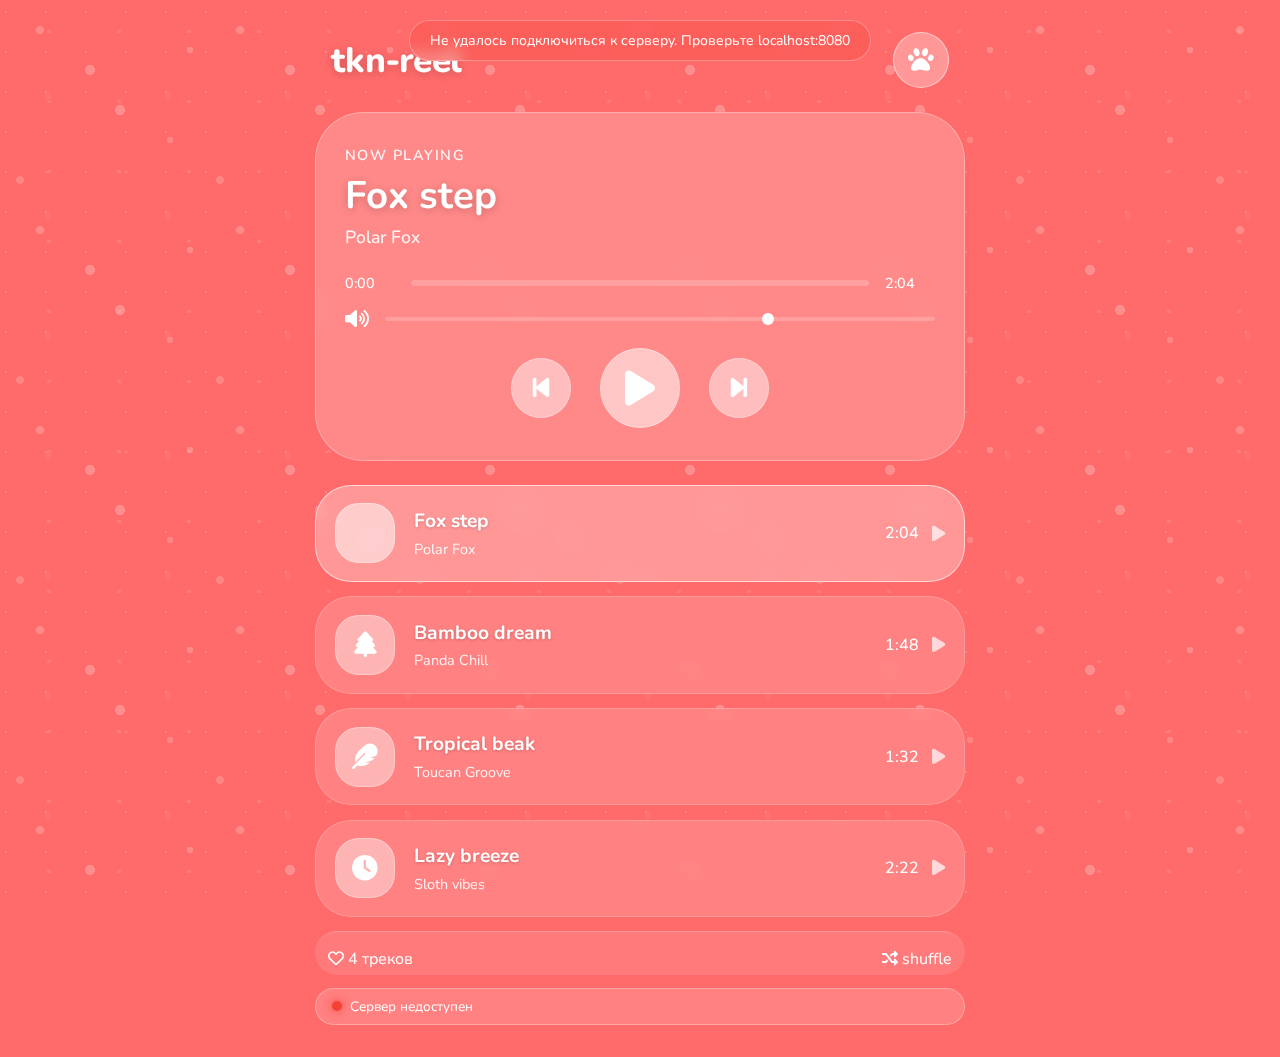
<file: front/html/index.html>
<!DOCTYPE html>
<html lang="en">
<head>
    <meta charset="UTF-8" />
    <meta name="viewport" content="width=device-width, initial-scale=1.0" />
    <title>tkn-reel · sample player</title>

    <!-- Подключаем шрифты -->
    <link rel="preconnect" href="https://fonts.googleapis.com" />
    <link rel="preconnect" href="https://fonts.gstatic.com" crossorigin />
    <link href="https://fonts.googleapis.com/css2?family=Nunito:wght@400;500;600;700;800&display=swap" rel="stylesheet" />
    <link rel="stylesheet" href="https://cdnjs.cloudflare.com/ajax/libs/font-awesome/6.0.0-beta3/css/all.min.css" />

    <!-- Подключаем внешний CSS -->
    <link rel="stylesheet" href="style.css" />
</head>
<body id="bg-body">
    <!-- ТОЧЕЧНЫЙ УЗОР НА ФОНЕ -->
    <div class="pattern-bg">
        <div class="dots-small"></div>
        <div class="dots-medium"></div>
        <div class="dots-large"></div>
        <div class="dots-random"></div>
    </div>

    <div class="player-card">
        <div class="header">
            <h1>tkn-reel</h1>
            <div class="profile-icon" onclick="openProfile()">
                <i class="fas fa-paw"></i>
            </div>
        </div>

        <div class="now-playing">
            <div class="track-label">now playing</div>
            <div class="track-title" id="currentTrackTitle">Загрузка...</div>
            <div class="artist-name" id="currentTrackArtist">Подключение к серверу</div>

            <div class="progress-area" onclick="handleProgressClick(event)">
                <span class="time" id="currentTime">0:00</span>
                <div class="progress-bar-bg" id="progressBar">
                    <div class="progress-fill" id="progressFill" style="width: 0%"></div>
                </div>
                <span class="time" id="totalTime">0:00</span>
            </div>

            <div class="volume-control">
                <i class="fas fa-volume-up" onclick="toggleMute()"></i>
                <input type="range" id="volumeSlider" min="0" max="1" step="0.01" value="0.7" onchange="setVolume(this.value)">
            </div>

            <div class="controls">
                <button class="control-btn" onclick="prevTrack()">
                    <i class="fas fa-backward-step"></i>
                </button>
                <button class="control-btn play-btn" id="playPauseBtn" onclick="togglePlay()">
                    <i class="fas fa-play" id="playIcon"></i>
                </button>
                <button class="control-btn" onclick="nextTrack()">
                    <i class="fas fa-forward-step"></i>
                </button>
            </div>
        </div>

        <div class="playlist" id="playlist">
            <!-- Плейлист будет загружаться с сервера -->
            <div class="playlist-loading">
                <div class="loading-spinner"></div>
                <span>Загрузка плейлиста...</span>
            </div>
        </div>

        <div class="footer-stats" id="footerStats">
            <span><i class="far fa-heart"></i> <span id="tracksCount">0</span> треков</span>
            <span><i class="fas fa-random"></i> shuffle</span>
        </div>

        <!-- Индикатор статуса подключения -->
        <div class="request-status" id="statusIndicator">
            <div class="status-dot" id="statusDot"></div>
            <span id="statusText">Проверка подключения...</span>
        </div>
    </div>

    <!-- Аудио элемент для воспроизведения -->
    <audio id="audioPlayer" preload="auto"></audio>

    <!-- Подключаем внешний JavaScript -->
    <script src="script.js"></script>
</body>
</html>
</file>
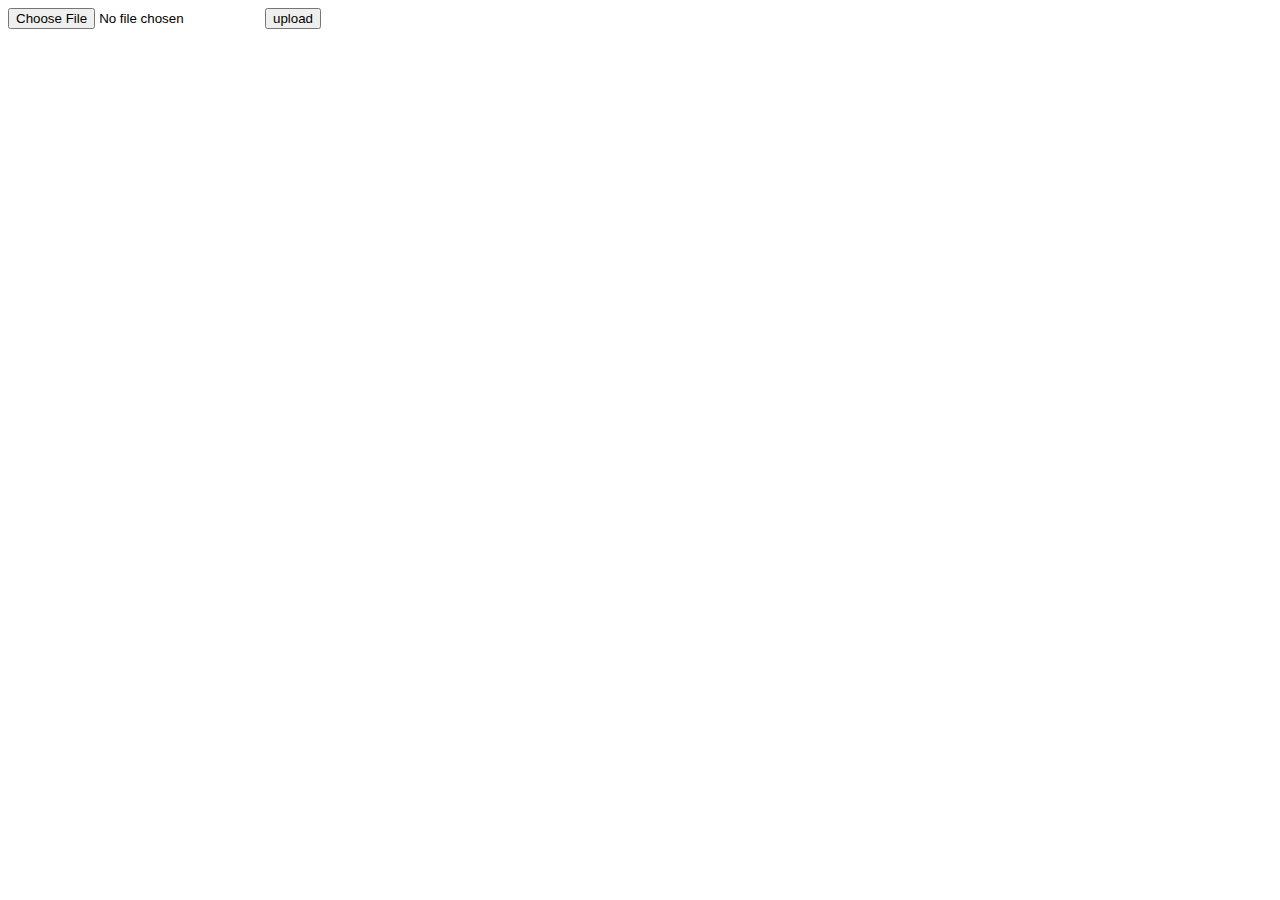
<file: static/templ/index.html>
<!DOCTYPE html>
<html lang="en">
  <head>
    <meta charset="UTF-8" />
    <meta name="viewport" content="width=device-width, initial-scale=1.0" />
    <meta http-equiv="X-UA-Compatible" content="ie=edge" />
    <title>Document</title>
  </head>
  <body>
    <form
      enctype="multipart/form-data"
      action="http://localhost:8080/track/upload"
      method="post"
    >
      <input type="file" name="myFile" />
      <input type="submit" value="upload" />
    </form>
  </body>
</html>
</file>
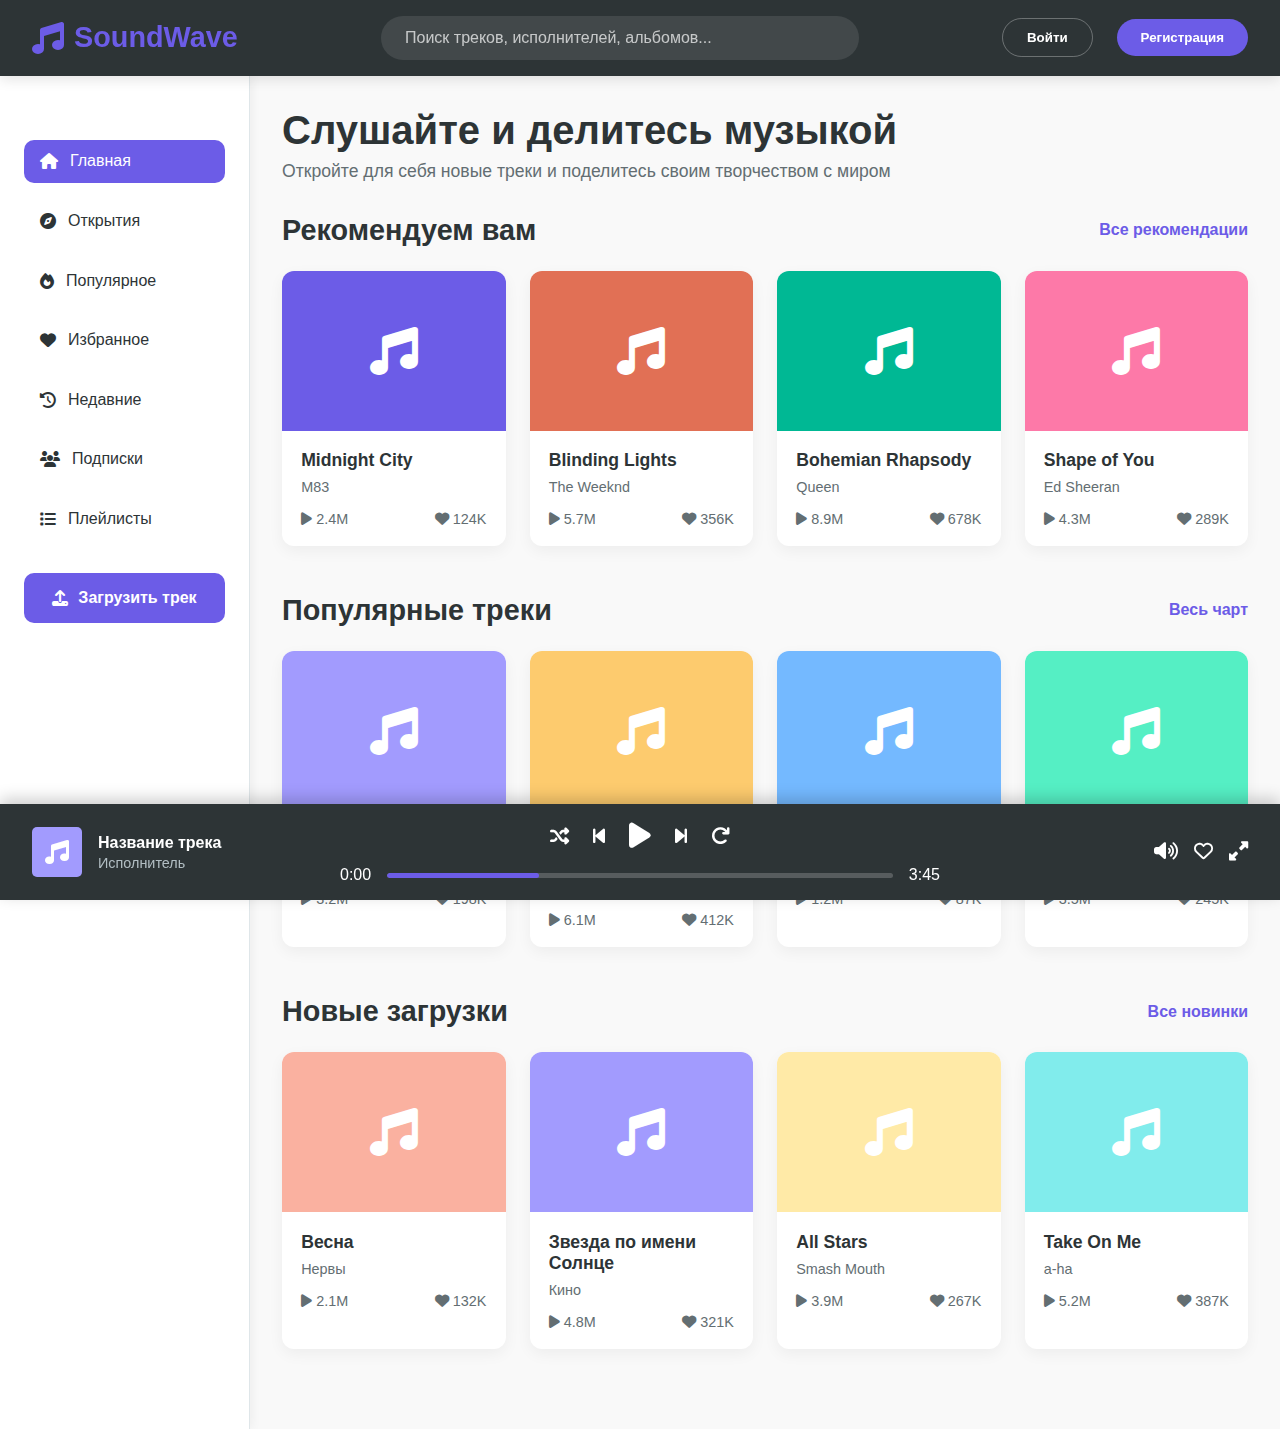
<file: main.html>
<!doctype html>
<html lang="ru">
    <head>
        <meta charset="UTF-8" />
        <meta name="viewport" content="width=device-width, initial-scale=1.0" />
        <title>SoundWave - Музыкальный хостинг</title>
        <link
            rel="stylesheet"
            href="https://cdnjs.cloudflare.com/ajax/libs/font-awesome/6.4.0/css/all.min.css"
        />
        <style>
            * {
                margin: 0;
                padding: 0;
                box-sizing: border-box;
                font-family: "Segoe UI", Tahoma, Geneva, Verdana, sans-serif;
            }

            :root {
                --primary: #6c5ce7;
                --secondary: #a29bfe;
                --dark: #2d3436;
                --light: #f9f9f9;
                --gray: #dfe6e9;
            }

            body {
                background-color: var(--light);
                color: var(--dark);
            }

            /* Шапка */
            header {
                background-color: var(--dark);
                color: white;
                padding: 1rem 2rem;
                display: flex;
                justify-content: space-between;
                align-items: center;
                box-shadow: 0 4px 12px rgba(0, 0, 0, 0.1);
                position: sticky;
                top: 0;
                z-index: 100;
            }

            .logo {
                display: flex;
                align-items: center;
                gap: 10px;
                font-size: 1.8rem;
                font-weight: 700;
                color: var(--primary);
            }

            .logo i {
                font-size: 2rem;
            }

            .search-bar {
                flex-grow: 0.5;
                margin: 0 2rem;
            }

            .search-bar input {
                width: 100%;
                padding: 0.8rem 1.5rem;
                border-radius: 50px;
                border: none;
                background-color: rgba(255, 255, 255, 0.1);
                color: white;
                font-size: 1rem;
            }

            .search-bar input::placeholder {
                color: rgba(255, 255, 255, 0.7);
            }

            .user-actions {
                display: flex;
                gap: 1.5rem;
                align-items: center;
            }

            .btn {
                padding: 0.7rem 1.5rem;
                border-radius: 50px;
                border: none;
                cursor: pointer;
                font-weight: 600;
                transition: all 0.3s ease;
            }

            .btn-login {
                background-color: transparent;
                color: white;
                border: 1px solid rgba(255, 255, 255, 0.3);
            }

            .btn-signup {
                background-color: var(--primary);
                color: white;
            }

            .btn:hover {
                transform: translateY(-2px);
                box-shadow: 0 4px 8px rgba(0, 0, 0, 0.2);
            }

            /* Основной контент */
            .container {
                display: flex;
                min-height: calc(100vh - 80px);
            }

            /* Боковая панель */
            .sidebar {
                width: 250px;
                background-color: white;
                padding: 2rem 1.5rem;
                border-right: 1px solid var(--gray);
                box-shadow: 2px 0 10px rgba(0, 0, 0, 0.05);
            }

            .nav-links {
                list-style: none;
                margin-top: 2rem;
            }

            .nav-links li {
                margin-bottom: 1rem;
            }

            .nav-links a {
                display: flex;
                align-items: center;
                gap: 12px;
                padding: 0.8rem 1rem;
                text-decoration: none;
                color: var(--dark);
                border-radius: 10px;
                transition: all 0.3s;
            }

            .nav-links a:hover,
            .nav-links a.active {
                background-color: var(--primary);
                color: white;
            }

            .upload-btn {
                margin-top: 2rem;
                width: 100%;
                padding: 1rem;
                background-color: var(--primary);
                color: white;
                display: flex;
                justify-content: center;
                align-items: center;
                gap: 10px;
                border-radius: 10px;
                cursor: pointer;
                font-weight: 600;
                transition: all 0.3s;
            }

            .upload-btn:hover {
                background-color: #5a4fcf;
            }

            /* Главная область */
            .main-content {
                flex-grow: 1;
                padding: 2rem;
            }

            .welcome-section {
                margin-bottom: 2rem;
            }

            .welcome-section h1 {
                font-size: 2.5rem;
                margin-bottom: 0.5rem;
                color: var(--dark);
            }

            .welcome-section p {
                color: #636e72;
                font-size: 1.1rem;
            }

            /* Секции */
            .section {
                margin-bottom: 3rem;
            }

            .section-header {
                display: flex;
                justify-content: space-between;
                align-items: center;
                margin-bottom: 1.5rem;
            }

            .section-header h2 {
                font-size: 1.8rem;
            }

            .see-all {
                color: var(--primary);
                text-decoration: none;
                font-weight: 600;
            }

            .see-all:hover {
                text-decoration: underline;
            }

            /* Сетка треков */
            .tracks-grid {
                display: grid;
                grid-template-columns: repeat(auto-fill, minmax(220px, 1fr));
                gap: 1.5rem;
            }

            .track-card {
                background-color: white;
                border-radius: 12px;
                overflow: hidden;
                box-shadow: 0 5px 15px rgba(0, 0, 0, 0.05);
                transition: all 0.3s;
                cursor: pointer;
            }

            .track-card:hover {
                transform: translateY(-5px);
                box-shadow: 0 10px 25px rgba(0, 0, 0, 0.1);
            }

            .track-cover {
                height: 160px;
                background-color: var(--secondary);
                display: flex;
                justify-content: center;
                align-items: center;
                font-size: 3rem;
                color: white;
            }

            .track-info {
                padding: 1.2rem;
            }

            .track-title {
                font-weight: 700;
                margin-bottom: 0.5rem;
                font-size: 1.1rem;
            }

            .track-artist {
                color: #636e72;
                font-size: 0.9rem;
                margin-bottom: 1rem;
            }

            .track-stats {
                display: flex;
                justify-content: space-between;
                color: #636e72;
                font-size: 0.9rem;
            }

            /* Плеер */
            .player {
                position: fixed;
                bottom: 0;
                left: 0;
                right: 0;
                background-color: var(--dark);
                color: white;
                padding: 1rem 2rem;
                display: flex;
                align-items: center;
                justify-content: space-between;
                box-shadow: 0 -5px 15px rgba(0, 0, 0, 0.2);
            }

            .now-playing {
                display: flex;
                align-items: center;
                gap: 1rem;
                width: 250px;
            }

            .now-playing-cover {
                width: 50px;
                height: 50px;
                background-color: var(--secondary);
                border-radius: 5px;
                display: flex;
                align-items: center;
                justify-content: center;
                font-size: 1.5rem;
            }

            .now-playing-info h4 {
                margin-bottom: 0.2rem;
            }

            .now-playing-info p {
                font-size: 0.9rem;
                color: #b2bec3;
            }

            .player-controls {
                flex-grow: 1;
                display: flex;
                flex-direction: column;
                align-items: center;
                max-width: 600px;
            }

            .control-buttons {
                display: flex;
                align-items: center;
                gap: 1.5rem;
                margin-bottom: 0.8rem;
            }

            .control-btn {
                background: none;
                border: none;
                color: white;
                font-size: 1.2rem;
                cursor: pointer;
                transition: all 0.3s;
            }

            .control-btn.play-pause {
                font-size: 1.8rem;
            }

            .control-btn:hover {
                color: var(--secondary);
            }

            .progress-bar {
                width: 100%;
                display: flex;
                align-items: center;
                gap: 1rem;
            }

            .progress {
                flex-grow: 1;
                height: 5px;
                background-color: rgba(255, 255, 255, 0.2);
                border-radius: 5px;
                overflow: hidden;
            }

            .progress-fill {
                height: 100%;
                width: 30%;
                background-color: var(--primary);
                border-radius: 5px;
            }

            .player-actions {
                display: flex;
                gap: 1rem;
                width: 250px;
                justify-content: flex-end;
            }

            /* Адаптивность */
            @media (max-width: 1100px) {
                .tracks-grid {
                    grid-template-columns: repeat(
                        auto-fill,
                        minmax(200px, 1fr)
                    );
                }
            }

            @media (max-width: 900px) {
                .sidebar {
                    width: 80px;
                    padding: 2rem 0.5rem;
                }

                .nav-links a span,
                .upload-btn span {
                    display: none;
                }

                .nav-links a {
                    justify-content: center;
                    padding: 0.8rem;
                }

                .upload-btn {
                    padding: 0.8rem;
                }

                .search-bar {
                    margin: 0 1rem;
                }
            }

            @media (max-width: 768px) {
                .player {
                    flex-direction: column;
                    gap: 1rem;
                    padding: 1rem;
                }

                .now-playing,
                .player-controls,
                .player-actions {
                    width: 100%;
                    justify-content: center;
                }

                .section-header h2 {
                    font-size: 1.5rem;
                }

                .welcome-section h1 {
                    font-size: 2rem;
                }
            }
        </style>
    </head>
    <body>
        <!-- Шапка -->
        <header>
            <div class="logo">
                <i class="fas fa-music"></i>
                <span>SoundWave</span>
            </div>

            <div class="search-bar">
                <input
                    type="text"
                    placeholder="Поиск треков, исполнителей, альбомов..."
                />
            </div>

            <div class="user-actions">
                <button class="btn btn-login">Войти</button>
                <button class="btn btn-signup">Регистрация</button>
            </div>
        </header>

        <!-- Основной контент -->
        <div class="container">
            <!-- Боковая панель -->
            <div class="sidebar">
                <ul class="nav-links">
                    <li>
                        <a href="#" class="active"
                            ><i class="fas fa-home"></i> <span>Главная</span></a
                        >
                    </li>
                    <li>
                        <a href="#"
                            ><i class="fas fa-compass"></i>
                            <span>Открытия</span></a
                        >
                    </li>
                    <li>
                        <a href="#"
                            ><i class="fas fa-fire"></i>
                            <span>Популярное</span></a
                        >
                    </li>
                    <li>
                        <a href="#"
                            ><i class="fas fa-heart"></i>
                            <span>Избранное</span></a
                        >
                    </li>
                    <li>
                        <a href="#"
                            ><i class="fas fa-history"></i>
                            <span>Недавние</span></a
                        >
                    </li>
                    <li>
                        <a href="#"
                            ><i class="fas fa-users"></i>
                            <span>Подписки</span></a
                        >
                    </li>
                    <li>
                        <a href="#"
                            ><i class="fas fa-list"></i>
                            <span>Плейлисты</span></a
                        >
                    </li>
                </ul>

                <div class="upload-btn">
                    <i class="fas fa-upload"></i>
                    <span>Загрузить трек</span>
                </div>
            </div>

            <!-- Главная область -->
            <div class="main-content">
                <div class="welcome-section">
                    <h1>Слушайте и делитесь музыкой</h1>
                    <p>
                        Откройте для себя новые треки и поделитесь своим
                        творчеством с миром
                    </p>
                </div>

                <div class="section">
                    <div class="section-header">
                        <h2>Рекомендуем вам</h2>
                        <a href="#" class="see-all">Все рекомендации</a>
                    </div>

                    <div class="tracks-grid" id="recommendedTracks">
                        <!-- Треки будут добавлены через JS -->
                    </div>
                </div>

                <div class="section">
                    <div class="section-header">
                        <h2>Популярные треки</h2>
                        <a href="#" class="see-all">Весь чарт</a>
                    </div>

                    <div class="tracks-grid" id="popularTracks">
                        <!-- Треки будут добавлены через JS -->
                    </div>
                </div>

                <div class="section">
                    <div class="section-header">
                        <h2>Новые загрузки</h2>
                        <a href="#" class="see-all">Все новинки</a>
                    </div>

                    <div class="tracks-grid" id="newTracks">
                        <!-- Треки будут добавлены через JS -->
                    </div>
                </div>
            </div>
        </div>

        <!-- Аудиоплеер -->
        <div class="player">
            <div class="now-playing">
                <div class="now-playing-cover">
                    <i class="fas fa-music"></i>
                </div>
                <div class="now-playing-info">
                    <h4>Название трека</h4>
                    <p>Исполнитель</p>
                </div>
            </div>

            <div class="player-controls">
                <div class="control-buttons">
                    <button class="control-btn">
                        <i class="fas fa-random"></i>
                    </button>
                    <button class="control-btn">
                        <i class="fas fa-step-backward"></i>
                    </button>
                    <button class="control-btn play-pause">
                        <i class="fas fa-play"></i>
                    </button>
                    <button class="control-btn">
                        <i class="fas fa-step-forward"></i>
                    </button>
                    <button class="control-btn">
                        <i class="fas fa-redo"></i>
                    </button>
                </div>

                <div class="progress-bar">
                    <span class="current-time">0:00</span>
                    <div class="progress">
                        <div class="progress-fill"></div>
                    </div>
                    <span class="total-time">3:45</span>
                </div>
            </div>

            <div class="player-actions">
                <button class="control-btn">
                    <i class="fas fa-volume-up"></i>
                </button>
                <button class="control-btn">
                    <i class="far fa-heart"></i>
                </button>
                <button class="control-btn">
                    <i class="fas fa-expand-alt"></i>
                </button>
            </div>
        </div>

        <script>
            // Данные для демонстрации
            const tracks = [
                {
                    id: 1,
                    title: "Midnight City",
                    artist: "M83",
                    plays: "2.4M",
                    likes: "124K",
                    color: "#6c5ce7",
                },
                {
                    id: 2,
                    title: "Blinding Lights",
                    artist: "The Weeknd",
                    plays: "5.7M",
                    likes: "356K",
                    color: "#e17055",
                },
                {
                    id: 3,
                    title: "Bohemian Rhapsody",
                    artist: "Queen",
                    plays: "8.9M",
                    likes: "678K",
                    color: "#00b894",
                },
                {
                    id: 4,
                    title: "Shape of You",
                    artist: "Ed Sheeran",
                    plays: "4.3M",
                    likes: "289K",
                    color: "#fd79a8",
                },
                {
                    id: 5,
                    title: "Bad Guy",
                    artist: "Billie Eilish",
                    plays: "3.2M",
                    likes: "198K",
                    color: "#a29bfe",
                },
                {
                    id: 6,
                    title: "Smells Like Teen Spirit",
                    artist: "Nirvana",
                    plays: "6.1M",
                    likes: "412K",
                    color: "#fdcb6e",
                },
                {
                    id: 7,
                    title: "Лебединая",
                    artist: "Монеточка",
                    plays: "1.2M",
                    likes: "87K",
                    color: "#74b9ff",
                },
                {
                    id: 8,
                    title: "Группа крови",
                    artist: "Кино",
                    plays: "3.5M",
                    likes: "245K",
                    color: "#55efc4",
                },
                {
                    id: 9,
                    title: "Весна",
                    artist: "Нервы",
                    plays: "2.1M",
                    likes: "132K",
                    color: "#fab1a0",
                },
                {
                    id: 10,
                    title: "Звезда по имени Солнце",
                    artist: "Кино",
                    plays: "4.8M",
                    likes: "321K",
                    color: "#a29bfe",
                },
                {
                    id: 11,
                    title: "All Stars",
                    artist: "Smash Mouth",
                    plays: "3.9M",
                    likes: "267K",
                    color: "#ffeaa7",
                },
                {
                    id: 12,
                    title: "Take On Me",
                    artist: "a-ha",
                    plays: "5.2M",
                    likes: "387K",
                    color: "#81ecec",
                },
            ];

            // Функция для создания карточки трека
            function createTrackCard(track) {
                return `
                <div class="track-card" data-id="${track.id}">
                    <div class="track-cover" style="background-color: ${track.color};">
                        <i class="fas fa-music"></i>
                    </div>
                    <div class="track-info">
                        <div class="track-title">${track.title}</div>
                        <div class="track-artist">${track.artist}</div>
                        <div class="track-stats">
                            <span><i class="fas fa-play"></i> ${track.plays}</span>
                            <span><i class="fas fa-heart"></i> ${track.likes}</span>
                        </div>
                    </div>
                </div>
            `;
            }

            // Заполняем разделы треками
            function populateTrackSections() {
                const recommendedTracks =
                    document.getElementById("recommendedTracks");
                const popularTracks = document.getElementById("popularTracks");
                const newTracks = document.getElementById("newTracks");

                // Рекомендуемые треки (первые 4)
                recommendedTracks.innerHTML = "";
                for (let i = 0; i < 4; i++) {
                    recommendedTracks.innerHTML += createTrackCard(tracks[i]);
                }

                // Популярные треки (следующие 4)
                popularTracks.innerHTML = "";
                for (let i = 4; i < 8; i++) {
                    popularTracks.innerHTML += createTrackCard(tracks[i]);
                }

                // Новые треки (последние 4)
                newTracks.innerHTML = "";
                for (let i = 8; i < 12; i++) {
                    newTracks.innerHTML += createTrackCard(tracks[i]);
                }
            }

            // Инициализация плеера
            function initPlayer() {
                const playPauseBtn = document.querySelector(".play-pause");
                const progressFill = document.querySelector(".progress-fill");
                const currentTimeEl = document.querySelector(".current-time");
                const trackCards = document.querySelectorAll(".track-card");
                const nowPlayingTitle = document.querySelector(
                    ".now-playing-info h4",
                );
                const nowPlayingArtist = document.querySelector(
                    ".now-playing-info p",
                );
                const likeBtn = document.querySelector(".fa-heart");

                let isPlaying = false;
                let currentTrackIndex = 0;

                // Обработчик кнопки воспроизведения/паузы
                playPauseBtn.addEventListener("click", function () {
                    isPlaying = !isPlaying;
                    const icon = this.querySelector("i");
                    icon.className = isPlaying ? "fas fa-pause" : "fas fa-play";

                    if (isPlaying) {
                        simulatePlayback();
                    }
                });

                // Обработчик для карточек треков
                trackCards.forEach((card, index) => {
                    card.addEventListener("click", function () {
                        const trackId = parseInt(this.getAttribute("data-id"));
                        const track = tracks.find((t) => t.id === trackId);

                        // Обновляем информацию в плеере
                        nowPlayingTitle.textContent = track.title;
                        nowPlayingArtist.textContent = track.artist;

                        // Устанавливаем трек на воспроизведение
                        currentTrackIndex = tracks.findIndex(
                            (t) => t.id === trackId,
                        );
                        isPlaying = true;
                        playPauseBtn.querySelector("i").className =
                            "fas fa-pause";
                        simulatePlayback();

                        // Подсвечиваем выбранный трек
                        trackCards.forEach((c) => (c.style.boxShadow = ""));
                        this.style.boxShadow = "0 0 0 3px " + track.color;
                    });
                });

                // Обработчик кнопки "лайк"
                likeBtn.addEventListener("click", function () {
                    this.classList.toggle("far");
                    this.classList.toggle("fas");
                    this.classList.toggle("liked");
                });

                // Симуляция воспроизведения
                function simulatePlayback() {
                    if (!isPlaying) return;

                    let progress = 0;
                    const interval = setInterval(() => {
                        if (!isPlaying) {
                            clearInterval(interval);
                            return;
                        }

                        progress += 0.5;
                        progressFill.style.width = `${progress}%`;

                        // Расчет времени
                        const totalSeconds = 225; // 3:45 в секундах
                        const currentSeconds = Math.floor(
                            totalSeconds * (progress / 100),
                        );
                        const minutes = Math.floor(currentSeconds / 60);
                        const seconds = currentSeconds % 60;

                        currentTimeEl.textContent = `${minutes}:${seconds < 10 ? "0" : ""}${seconds}`;

                        if (progress >= 100) {
                            clearInterval(interval);
                            isPlaying = false;
                            playPauseBtn.querySelector("i").className =
                                "fas fa-play";
                            progressFill.style.width = "0%";
                            currentTimeEl.textContent = "0:00";

                            // Автопереход к следующему треку
                            currentTrackIndex =
                                (currentTrackIndex + 1) % tracks.length;
                            const nextTrack = tracks[currentTrackIndex];
                            nowPlayingTitle.textContent = nextTrack.title;
                            nowPlayingArtist.textContent = nextTrack.artist;
                        }
                    }, 100);
                }

                // Обработчик перемотки
                const progressBar = document.querySelector(".progress");
                progressBar.addEventListener("click", function (e) {
                    const rect = this.getBoundingClientRect();
                    const pos = (e.clientX - rect.left) / rect.width;
                    progressFill.style.width = `${pos * 100}%`;

                    // Обновляем отображаемое время
                    const totalSeconds = 225;
                    const currentSeconds = Math.floor(totalSeconds * pos);
                    const minutes = Math.floor(currentSeconds / 60);
                    const seconds = currentSeconds % 60;
                    currentTimeEl.textContent = `${minutes}:${seconds < 10 ? "0" : ""}${seconds}`;
                });
            }

            // Инициализация при загрузке страницы
            document.addEventListener("DOMContentLoaded", function () {
                populateTrackSections();
                initPlayer();

                // Обработчик кнопки загрузки
                document
                    .querySelector(".upload-btn")
                    .addEventListener("click", function () {
                        alert(
                            "Функция загрузки трека. В реальном приложении здесь будет форма загрузки файла.",
                        );
                    });

                // Обработчик поиска
                const searchInput = document.querySelector(".search-bar input");
                searchInput.addEventListener("keypress", function (e) {
                    if (e.key === "Enter") {
                        alert("Поиск: " + this.value);
                    }
                });

                // Обработчики кнопок входа/регистрации
                document
                    .querySelector(".btn-login")
                    .addEventListener("click", function () {
                        alert(
                            "Форма входа. В реальном приложении здесь будет авторизация.",
                        );
                    });

                document
                    .querySelector(".btn-signup")
                    .addEventListener("click", function () {
                        alert(
                            "Форма регистрации. В реальном приложении здесь будет создание аккаунта.",
                        );
                    });
            });
        </script>
    </body>
</html>
</file>
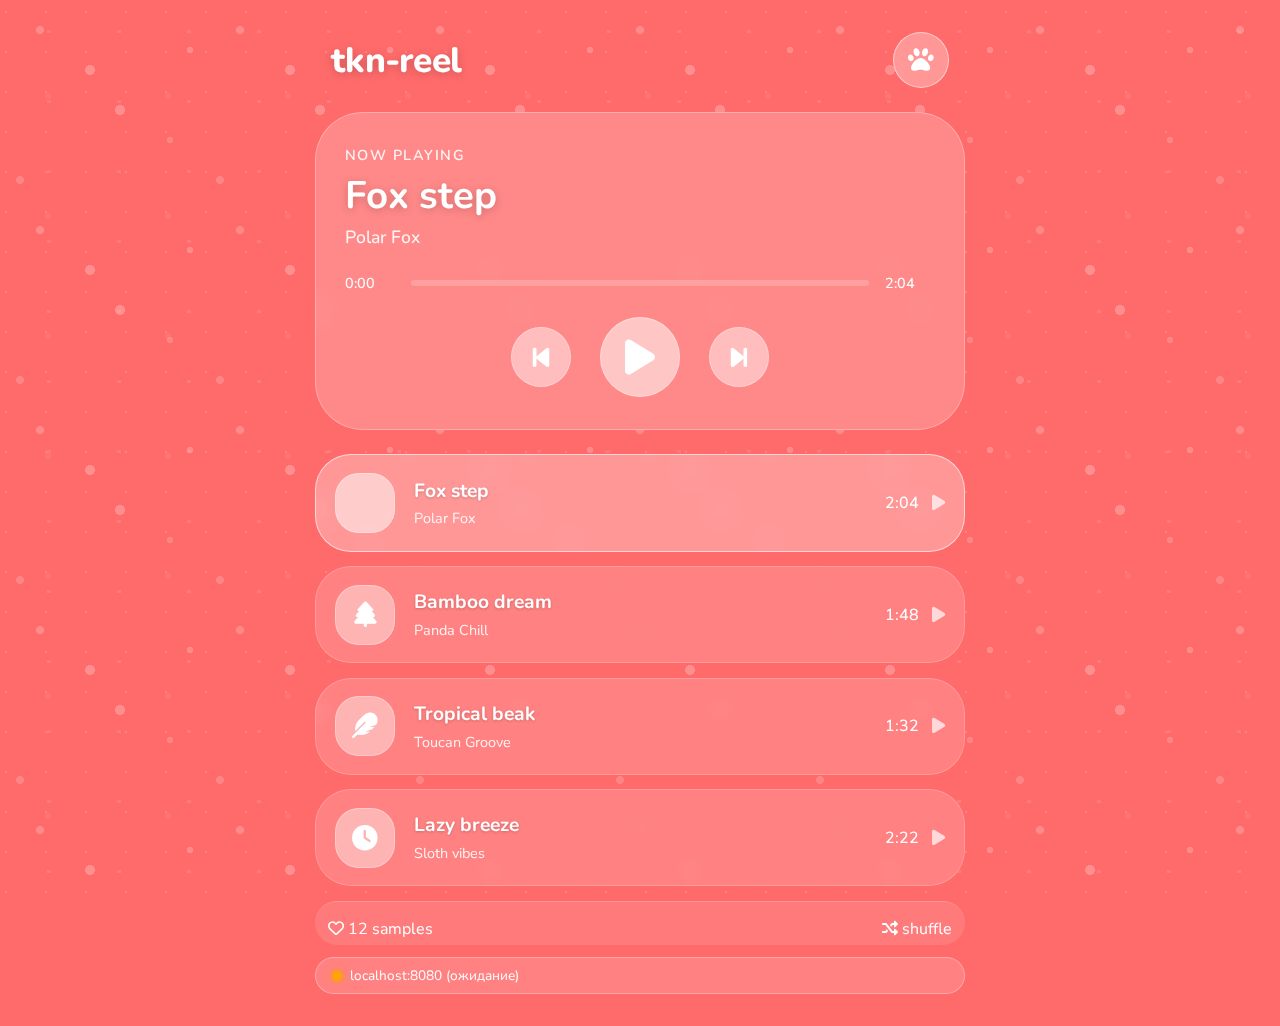
<file: front/home copy.html>
<!doctype html>
<html lang="en">
    <head>
        <meta charset="UTF-8" />
        <meta name="viewport" content="width=device-width, initial-scale=1.0" />
        <title>tkn-reel · sample player</title>
        <!-- Подключаем округлый шрифт Nunito -->
        <link rel="preconnect" href="https://fonts.googleapis.com" />
        <link rel="preconnect" href="https://fonts.gstatic.com" crossorigin />
        <link
            href="https://fonts.googleapis.com/css2?family=Nunito:wght@400;500;600;700;800&display=swap"
            rel="stylesheet"
        />
        <link
            rel="stylesheet"
            href="https://cdnjs.cloudflare.com/ajax/libs/font-awesome/6.0.0-beta3/css/all.min.css"
        />
        <style>
            * {
                margin: 0;
                padding: 0;
                box-sizing: border-box;
            }

            body {
                font-family: "Nunito", sans-serif;
                min-height: 100vh;
                display: flex;
                align-items: center;
                justify-content: center;
                padding: 2rem;
                position: relative;
                overflow-x: hidden;
                transition: background 1.5s ease; /* Плавная смена фона */
            }

            /* ТОЧЕЧНЫЙ УЗОР НА ФОНЕ (поверх градиента) */
            .pattern-bg {
                position: fixed;
                top: 0;
                left: 0;
                width: 100%;
                height: 100%;
                z-index: 1;
                pointer-events: none;
                overflow: hidden;
            }

            .dots-small {
                position: absolute;
                width: 100%;
                height: 100%;
                background-image: radial-gradient(
                    circle at 15% 30%,
                    rgba(255, 255, 255, 0.6) 1px,
                    transparent 1px
                );
                background-size: 40px 40px;
                opacity: 0.25;
            }

            .dots-medium {
                position: absolute;
                width: 100%;
                height: 100%;
                background-image: radial-gradient(
                    circle at 70% 45%,
                    rgba(255, 255, 255, 0.5) 2px,
                    transparent 2px
                );
                background-size: 70px 70px;
                opacity: 0.2;
            }

            .dots-large {
                position: absolute;
                width: 100%;
                height: 100%;
                background-image: radial-gradient(
                    circle at 40% 80%,
                    rgba(255, 255, 255, 0.4) 3px,
                    transparent 3px
                );
                background-size: 120px 120px;
                opacity: 0.15;
            }

            .dots-random {
                position: absolute;
                width: 100%;
                height: 100%;
                background-image:
                    radial-gradient(
                        circle at 20% 15%,
                        rgba(255, 255, 255, 0.7) 4px,
                        transparent 4px
                    ),
                    radial-gradient(
                        circle at 85% 70%,
                        rgba(255, 255, 255, 0.6) 3px,
                        transparent 3px
                    ),
                    radial-gradient(
                        circle at 45% 35%,
                        rgba(255, 255, 255, 0.8) 5px,
                        transparent 5px
                    ),
                    radial-gradient(
                        circle at 10% 90%,
                        rgba(255, 255, 255, 0.6) 4px,
                        transparent 4px
                    ),
                    radial-gradient(
                        circle at 95% 25%,
                        rgba(255, 255, 255, 0.7) 3px,
                        transparent 3px
                    ),
                    radial-gradient(
                        circle at 60% 55%,
                        rgba(255, 255, 255, 0.8) 5px,
                        transparent 5px
                    );
                background-size: 200px 200px;
                opacity: 0.3;
            }

            /* АНИМАЦИИ */
            @keyframes float-slow {
                0% {
                    transform: translateY(0px) rotate(0deg);
                }
                50% {
                    transform: translateY(-6px) rotate(-0.3deg);
                }
                100% {
                    transform: translateY(0px) rotate(0deg);
                }
            }

            /* Контейнер-карточка плеера - центрированный */
            .player-card {
                max-width: 650px;
                width: 100%;
                background: transparent;
                border-radius: 60px;
                padding: 0;
                position: relative;
                z-index: 30;
                box-shadow: none;
                margin: 0 auto;
            }

            .header {
                display: flex;
                justify-content: space-between;
                align-items: center;
                margin-bottom: 1.5rem;
                padding: 0 1rem;
            }

            .header h1 {
                font-size: 2.2rem;
                font-weight: 800;
                color: white;
                text-shadow: 0 2px 10px rgba(0, 0, 0, 0.2);
                letter-spacing: -0.02em;
                animation: float-slow 4s ease-in-out infinite;
            }

            .profile-icon {
                width: 56px;
                height: 56px;
                background: rgba(255, 255, 255, 0.3);
                backdrop-filter: blur(8px);
                border-radius: 30px;
                display: flex;
                align-items: center;
                justify-content: center;
                font-size: 1.6rem;
                color: white;
                border: 1px solid rgba(255, 255, 255, 0.5);
                transition: all 0.2s ease;
                cursor: pointer;
            }

            .profile-icon:hover {
                transform: scale(1.1) rotate(5deg);
                background: rgba(255, 255, 255, 0.4);
            }

            .profile-icon:active {
                transform: scale(0.95);
            }

            .now-playing {
                background: rgba(255, 255, 255, 0.2);
                backdrop-filter: blur(15px);
                -webkit-backdrop-filter: blur(15px);
                border-radius: 48px;
                padding: 2rem 1.8rem;
                margin-bottom: 1.5rem;
                border: 1px solid rgba(255, 255, 255, 0.3);
            }

            .track-label {
                font-size: 0.9rem;
                text-transform: uppercase;
                letter-spacing: 1.5px;
                color: rgba(255, 255, 255, 0.9);
                font-weight: 600;
                margin-bottom: 0.5rem;
            }

            .track-title {
                font-size: 2.4rem;
                font-weight: 700;
                line-height: 1.2;
                color: white;
                margin-bottom: 0.4rem;
                text-shadow: 0 2px 8px rgba(0, 0, 0, 0.2);
            }

            .artist-name {
                font-size: 1.1rem;
                color: rgba(255, 255, 255, 0.9);
                font-weight: 500;
                margin-bottom: 1.5rem;
            }

            .progress-area {
                display: flex;
                align-items: center;
                gap: 1rem;
                margin-bottom: 1.5rem;
            }

            .progress-bar-bg {
                flex: 1;
                height: 6px;
                background: rgba(255, 255, 255, 0.2);
                border-radius: 20px;
                overflow: hidden;
                cursor: pointer;
                transition: height 0.2s;
            }

            .progress-bar-bg:hover {
                height: 10px;
            }

            .progress-fill {
                width: 0%;
                height: 100%;
                background: white;
                border-radius: 20px;
                transition: width 0.1s linear;
            }

            .time {
                font-size: 0.9rem;
                font-weight: 500;
                color: white;
                min-width: 50px;
            }

            .controls {
                display: flex;
                align-items: center;
                justify-content: center;
                gap: 1.8rem;
                margin-top: 1.2rem;
            }

            .control-btn {
                background: rgba(255, 255, 255, 0.3);
                backdrop-filter: blur(8px);
                border: none;
                width: 60px;
                height: 60px;
                border-radius: 40px;
                font-size: 1.6rem;
                color: white;
                cursor: pointer;
                transition: all 0.2s cubic-bezier(0.175, 0.885, 0.32, 1.275);
                display: flex;
                align-items: center;
                justify-content: center;
                border: 1px solid rgba(255, 255, 255, 0.3);
            }

            .control-btn:hover {
                transform: scale(1.1);
                background: rgba(255, 255, 255, 0.4);
                color: white;
            }

            .control-btn:active {
                transform: scale(0.9);
            }

            .play-btn {
                width: 80px;
                height: 80px;
                background: rgba(255, 255, 255, 0.4);
                backdrop-filter: blur(8px);
                color: white;
                font-size: 2.5rem;
            }

            .play-btn:hover {
                background: rgba(255, 255, 255, 0.5);
            }

            .playlist {
                margin: 1.5rem 0 0.8rem;
            }

            .playlist-item {
                display: flex;
                align-items: center;
                padding: 1.1rem 1.2rem;
                border-radius: 36px;
                background: rgba(255, 255, 255, 0.15);
                backdrop-filter: blur(10px);
                margin-bottom: 0.9rem;
                border: 1px solid rgba(255, 255, 255, 0.2);
                transition: all 0.2s ease;
                cursor: pointer;
            }

            .playlist-item:hover {
                background: rgba(255, 255, 255, 0.25);
                transform: translateX(8px);
                border-color: rgba(255, 255, 255, 0.4);
            }

            .playlist-item:active {
                transform: scale(0.98);
            }

            .playlist-item.active {
                background: rgba(255, 255, 255, 0.3);
                border-color: rgba(255, 255, 255, 0.6);
            }

            .item-cover {
                width: 60px;
                height: 60px;
                border-radius: 24px;
                background: rgba(255, 255, 255, 0.3);
                backdrop-filter: blur(4px);
                margin-right: 1.2rem;
                display: flex;
                align-items: center;
                justify-content: center;
                font-size: 1.6rem;
                color: white;
                transition: transform 0.2s;
                border: 1px solid rgba(255, 255, 255, 0.3);
            }

            .playlist-item:hover .item-cover {
                transform: rotate(5deg) scale(1.05);
            }

            .item-info {
                flex: 1;
            }

            .item-title {
                font-weight: 700;
                font-size: 1.2rem;
                color: white;
                text-shadow: 0 1px 3px rgba(0, 0, 0, 0.2);
                margin-bottom: 0.3rem;
            }

            .item-sub {
                font-size: 0.9rem;
                color: rgba(255, 255, 255, 0.9);
            }

            .duration {
                font-size: 1rem;
                font-weight: 500;
                color: white;
                margin-right: 0.8rem;
            }

            .play-icon {
                color: white;
                font-size: 1.1rem;
                opacity: 0.7;
                transition: transform 0.2s;
            }

            .playlist-item:hover .play-icon {
                opacity: 1;
                transform: scale(1.2);
            }

            .footer-stats {
                display: flex;
                justify-content: space-between;
                color: white;
                font-size: 1rem;
                padding: 1rem 0.8rem 0.3rem;
                border-top: 1px solid rgba(255, 255, 255, 0.2);
                margin-top: 0.8rem;
                background: rgba(255, 255, 255, 0.1);
                backdrop-filter: blur(4px);
                border-radius: 24px;
            }

            /* Индикатор статуса запроса */
            .request-status {
                display: flex;
                align-items: center;
                gap: 0.5rem;
                margin-top: 0.8rem;
                padding: 0.5rem 1rem;
                background: rgba(255, 255, 255, 0.15);
                backdrop-filter: blur(4px);
                border-radius: 40px;
                font-size: 0.85rem;
                color: white;
                border: 1px solid rgba(255, 255, 255, 0.3);
            }

            .status-dot {
                width: 10px;
                height: 10px;
                border-radius: 50%;
                background: #4caf50;
                box-shadow: 0 0 8px #4caf50;
                animation: pulse 1.5s infinite;
            }

            @keyframes pulse {
                0% {
                    opacity: 1;
                    transform: scale(1);
                }
                50% {
                    opacity: 0.5;
                    transform: scale(1.2);
                }
                100% {
                    opacity: 1;
                    transform: scale(1);
                }
            }

            @media (max-width: 700px) {
                .player-card {
                    max-width: 95%;
                }
            }

            .loading {
                display: inline-block;
                width: 24px;
                height: 24px;
                border: 2px solid rgba(255, 255, 255, 0.3);
                border-radius: 50%;
                border-top-color: white;
                animation: spin 1s ease-in-out infinite;
                margin-left: 10px;
            }

            @keyframes spin {
                to {
                    transform: rotate(360deg);
                }
            }
        </style>
    </head>
    <body id="bg-body">
        <!-- ТОЧЕЧНЫЙ УЗОР НА ФОНЕ -->
        <div class="pattern-bg">
            <div class="dots-small"></div>
            <div class="dots-medium"></div>
            <div class="dots-large"></div>
            <div class="dots-random"></div>
        </div>

        <div class="player-card">
            <div class="header">
                <h1>tkn-reel</h1>
                <div
                    class="profile-icon"
                    onclick="sendRequest('/profile', 'GET')"
                >
                    <i class="fas fa-paw"></i>
                </div>
            </div>

            <div class="now-playing">
                <div class="track-label">now playing</div>
                <div class="track-title" id="currentTrackTitle">Fox step</div>
                <div class="artist-name" id="currentTrackArtist">
                    Polar Fox & The Beats
                </div>

                <div class="progress-area" onclick="handleProgressClick(event)">
                    <span class="time" id="currentTime">0:00</span>
                    <div class="progress-bar-bg" id="progressBar">
                        <div
                            class="progress-fill"
                            id="progressFill"
                            style="width: 0%"
                        ></div>
                    </div>
                    <span class="time" id="totalTime">2:04</span>
                </div>

                <div class="controls">
                    <button class="control-btn" onclick="prevTrack()">
                        <i class="fas fa-backward-step"></i>
                    </button>
                    <button
                        class="control-btn play-btn"
                        id="playPauseBtn"
                        onclick="togglePlay()"
                    >
                        <i class="fas fa-play" id="playIcon"></i>
                    </button>
                    <button class="control-btn" onclick="nextTrack()">
                        <i class="fas fa-forward-step"></i>
                    </button>
                </div>
            </div>

            <div class="playlist" id="playlist">
                <div
                    class="playlist-item active"
                    data-index="0"
                    onclick="selectTrack(0)"
                >
                    <div class="item-cover"><i class="fas fa-fox"></i></div>
                    <div class="item-info">
                        <div class="item-title">Fox step</div>
                        <div class="item-sub">Polar Fox</div>
                    </div>
                    <span class="duration">2:04</span>
                    <i class="fas fa-play play-icon"></i>
                </div>

                <div
                    class="playlist-item"
                    data-index="1"
                    onclick="selectTrack(1)"
                >
                    <div class="item-cover cover2">
                        <i class="fas fa-tree"></i>
                    </div>
                    <div class="item-info">
                        <div class="item-title">Bamboo dream</div>
                        <div class="item-sub">Panda Chill</div>
                    </div>
                    <span class="duration">1:48</span>
                    <i class="fas fa-play play-icon"></i>
                </div>

                <div
                    class="playlist-item"
                    data-index="2"
                    onclick="selectTrack(2)"
                >
                    <div class="item-cover cover3">
                        <i class="fas fa-feather"></i>
                    </div>
                    <div class="item-info">
                        <div class="item-title">Tropical beak</div>
                        <div class="item-sub">Toucan Groove</div>
                    </div>
                    <span class="duration">1:32</span>
                    <i class="fas fa-play play-icon"></i>
                </div>

                <div
                    class="playlist-item"
                    data-index="3"
                    onclick="selectTrack(3)"
                >
                    <div class="item-cover cover4">
                        <i class="fas fa-clock"></i>
                    </div>
                    <div class="item-info">
                        <div class="item-title">Lazy breeze</div>
                        <div class="item-sub">Sloth vibes</div>
                    </div>
                    <span class="duration">2:22</span>
                    <i class="fas fa-play play-icon"></i>
                </div>
            </div>

            <div class="footer-stats">
                <span><i class="far fa-heart"></i> 12 samples</span>
                <span><i class="fas fa-random"></i> shuffle</span>
            </div>

            <!-- Индикатор статуса подключения к localhost -->
            <div class="request-status" id="statusIndicator">
                <div class="status-dot"></div>
                <span id="statusText">localhost:8080 (активен)</span>
            </div>
        </div>

        <script>
            // Track data with IDs
            const tracks = [
                {
                    id: 1,
                    title: "Fox step",
                    artist: "Polar Fox",
                    duration: 124,
                    cover: "fox",
                    bgColor: "#FF6B6B",
                }, // Коралловый
                {
                    id: 2,
                    title: "Bamboo dream",
                    artist: "Panda Chill",
                    duration: 108,
                    cover: "tree",
                    bgColor: "#4A90E2",
                }, // Синий
                {
                    id: 3,
                    title: "Tropical beak",
                    artist: "Toucan Groove",
                    duration: 92,
                    cover: "feather",
                    bgColor: "#9B6B9C",
                }, // Фиолетовый
                {
                    id: 4,
                    title: "Lazy breeze",
                    artist: "Sloth vibes",
                    duration: 142,
                    cover: "clock",
                    bgColor: "#6B8E5C",
                }, // Зеленый
            ];

            // Player state
            let currentTrackIndex = 0;
            let isPlaying = false;
            let currentTime = 0;
            let progressInterval = null;

            // DOM elements
            const playIcon = document.getElementById("playIcon");
            const playPauseBtn = document.getElementById("playPauseBtn");
            const currentTrackTitle =
                document.getElementById("currentTrackTitle");
            const currentTrackArtist =
                document.getElementById("currentTrackArtist");
            const currentTimeEl = document.getElementById("currentTime");
            const totalTimeEl = document.getElementById("totalTime");
            const progressFill = document.getElementById("progressFill");
            const progressBar = document.getElementById("progressBar");
            const playlistItems = document.querySelectorAll(".playlist-item");
            const statusText = document.getElementById("statusText");
            const statusDot = document.querySelector(".status-dot");
            const body = document.getElementById("bg-body");

            // Initialize
            function initPlayer() {
                updateTrackInfo();
                updatePlaylistActive();
                totalTimeEl.textContent = formatTime(
                    tracks[currentTrackIndex].duration,
                );
                // Устанавливаем начальный цвет фона
                changeBackgroundColor(tracks[currentTrackIndex].bgColor);
                // Проверяем доступность localhost при загрузке
                checkLocalhost();
            }

            // Функция смены цвета фона
            function changeBackgroundColor(color) {
                body.style.background = `linear-gradient(145deg, ${color} 0%, ${adjustBrightness(color, 20)} 100%)`;
            }

            // Вспомогательная функция для осветления/затемнения цвета
            function adjustBrightness(hex, percent) {
                // Простая реализация для демо
                return hex; // Для простоты возвращаем тот же цвет
            }

            // Проверка подключения к localhost
            function checkLocalhost() {
                fetch("http://localhost:8080/health", {
                    method: "GET",
                    mode: "no-cors",
                }).catch(() => {
                    statusText.textContent = "localhost:8080 (ожидание)";
                    statusDot.style.background = "#ffa500";
                    statusDot.style.boxShadow = "0 0 8px #ffa500";
                });
            }

            // Функция отправки запросов на localhost:8080
            function sendRequest(endpoint, method = "GET", data = null) {
                const url = `http://localhost:8080/track${endpoint}`;

                // Меняем индикатор на время запроса
                statusText.textContent = `localhost:8080 (отправка...)`;
                statusDot.style.background = "#2196F3";
                statusDot.style.boxShadow = "0 0 8px #2196F3";

                const options = {
                    method: method,
                    mode: "no-cors",
                    headers: {},
                };

                if (data) {
                    options.headers["Content-Type"] = "application/json";
                    options.body = JSON.stringify(data);
                }

                fetch(url, options)
                    .then(() => {
                        // При no-cors мы не можем прочитать ответ, поэтому просто считаем успехом
                        statusText.textContent = "localhost:8080 (успех)";
                        statusDot.style.background = "#4CAF50";
                        statusDot.style.boxShadow = "0 0 8px #4CAF50";
                    })
                    .catch((error) => {
                        console.log("Request failed:", error);
                        statusText.textContent = "localhost:8080 (недоступен)";
                        statusDot.style.background = "#ffa500";
                        statusDot.style.boxShadow = "0 0 8px #ffa500";
                    });

                // Возвращаем статус через 2 секунды
                setTimeout(() => {
                    statusText.textContent = "localhost:8080 (активен)";
                    statusDot.style.background = "#4CAF50";
                    statusDot.style.boxShadow = "0 0 8px #4CAF50";
                }, 2000);
            }

            // Time formatting
            function formatTime(seconds) {
                const mins = Math.floor(seconds / 60);
                const secs = seconds % 60;
                return `${mins}:${secs < 10 ? "0" : ""}${secs}`;
            }

            // Update track info
            function updateTrackInfo() {
                const track = tracks[currentTrackIndex];
                currentTrackTitle.textContent = track.title;
                currentTrackArtist.textContent = track.artist;
                totalTimeEl.textContent = formatTime(track.duration);
            }

            // Update active playlist item
            function updatePlaylistActive() {
                playlistItems.forEach((item, index) => {
                    if (index === currentTrackIndex) {
                        item.classList.add("active");
                    } else {
                        item.classList.remove("active");
                    }
                });
            }

            // Update progress
            function updateProgress() {
                if (!isPlaying) return;

                currentTime += 1;
                if (currentTime >= tracks[currentTrackIndex].duration) {
                    nextTrack();
                    return;
                }

                const progress =
                    (currentTime / tracks[currentTrackIndex].duration) * 100;
                progressFill.style.width = `${progress}%`;
                currentTimeEl.textContent = formatTime(currentTime);
            }

            // Start/stop timer
            function startProgressTimer() {
                if (progressInterval) clearInterval(progressInterval);
                progressInterval = setInterval(updateProgress, 1000);
            }

            function stopProgressTimer() {
                if (progressInterval) {
                    clearInterval(progressInterval);
                    progressInterval = null;
                }
            }

            // Toggle play/pause
            function togglePlay() {
                isPlaying = !isPlaying;
                const track = tracks[currentTrackIndex];

                if (isPlaying) {
                    playIcon.className = "fas fa-pause";
                    playPauseBtn.classList.add("playing");
                    startProgressTimer();

                    playPauseBtn.style.transform = "scale(0.95)";
                    setTimeout(() => {
                        playPauseBtn.style.transform = "";
                    }, 100);

                    // Отправляем GET запрос на /play/{id}
                    sendRequest(`/play/${track.id}`, "GET");
                    showNotification(`▶ Playing: ${track.title}`);
                } else {
                    playIcon.className = "fas fa-play";
                    playPauseBtn.classList.remove("playing");
                    stopProgressTimer();

                    // Для паузы используем POST
                    sendRequest("/pause", "POST", { trackId: track.id });
                }
            }

            // Select track
            function selectTrack(index) {
                if (index === currentTrackIndex) {
                    togglePlay();
                    return;
                }

                const previousTrack = currentTrackIndex;
                currentTrackIndex = index;
                currentTime = 0;
                progressFill.style.width = "0%";
                currentTimeEl.textContent = "0:00";

                // Меняем цвет фона при переключении трека
                changeBackgroundColor(tracks[currentTrackIndex].bgColor);

                updateTrackInfo();
                updatePlaylistActive();

                // При выборе трека отправляем запрос
                const track = tracks[currentTrackIndex];
                sendRequest("/select", "POST", {
                    from: previousTrack,
                    to: index,
                    trackId: track.id,
                    track: track,
                });

                showLoading();

                setTimeout(() => {
                    hideLoading();
                    if (isPlaying) {
                        startProgressTimer();
                        showNotification(`🎵 Loaded: ${track.title}`);
                    } else {
                        showNotification(`Selected: ${track.title}`);
                    }
                }, 500);
            }

            // Previous track
            function prevTrack() {
                let newIndex = currentTrackIndex - 1;
                if (newIndex < 0) newIndex = tracks.length - 1;
                selectTrack(newIndex);
            }

            // Next track
            function nextTrack() {
                let newIndex = (currentTrackIndex + 1) % tracks.length;
                selectTrack(newIndex);
            }

            // Handle progress bar click
            function handleProgressClick(event) {
                const rect = progressBar.getBoundingClientRect();
                const clickX = event.clientX - rect.left;
                const width = rect.width;
                const clickPercentage = (clickX / width) * 100;

                const newTime = Math.floor(
                    (clickPercentage / 100) *
                        tracks[currentTrackIndex].duration,
                );

                sendRequest("/seek", "POST", {
                    from: currentTime,
                    to: newTime,
                    percentage: clickPercentage,
                    trackId: tracks[currentTrackIndex].id,
                });

                currentTime = newTime;
                progressFill.style.width = `${clickPercentage}%`;
                currentTimeEl.textContent = formatTime(currentTime);

                showNotification(`⏩ Seek to ${formatTime(currentTime)}`);
            }

            // Show notification
            function showNotification(message) {
                const notification = document.createElement("div");
                notification.textContent = message;
                notification.style.cssText = `
                position: fixed;
                bottom: 20px;
                left: 50%;
                transform: translateX(-50%);
                background: rgba(0, 0, 0, 0.3);
                backdrop-filter: blur(8px);
                color: white;
                padding: 10px 20px;
                border-radius: 30px;
                font-size: 14px;
                z-index: 1000;
                animation: slideUp 0.3s ease, fadeOut 0.3s ease 1.7s forwards;
                border: 1px solid rgba(255, 255, 255, 0.3);
            `;

                const style = document.createElement("style");
                style.textContent = `
                @keyframes slideUp {
                    from { opacity: 0; transform: translate(-50%, 20px); }
                    to { opacity: 1; transform: translate(-50%, 0); }
                }
                @keyframes fadeOut {
                    to { opacity: 0; transform: translate(-50%, -10px); }
                }
            `;
                document.head.appendChild(style);

                document.body.appendChild(notification);

                setTimeout(() => {
                    notification.remove();
                    style.remove();
                }, 2000);
            }

            // Show loading indicator
            function showLoading() {
                const loadingDiv = document.createElement("div");
                loadingDiv.className = "loading";
                loadingDiv.id = "loadingIndicator";
                currentTrackTitle.appendChild(loadingDiv);
            }

            function hideLoading() {
                const loadingDiv = document.getElementById("loadingIndicator");
                if (loadingDiv) loadingDiv.remove();
            }

            // Add event handlers
            document.addEventListener("DOMContentLoaded", () => {
                initPlayer();

                const profileIcon = document.querySelector(".profile-icon");
                profileIcon.addEventListener("click", () => {
                    profileIcon.style.transform = "scale(0.9) rotate(5deg)";
                    setTimeout(() => {
                        profileIcon.style.transform = "";
                    }, 200);
                });
            });

            window.addEventListener("beforeunload", () => {
                stopProgressTimer();
            });
        </script>
    </body>
</html>
</file>
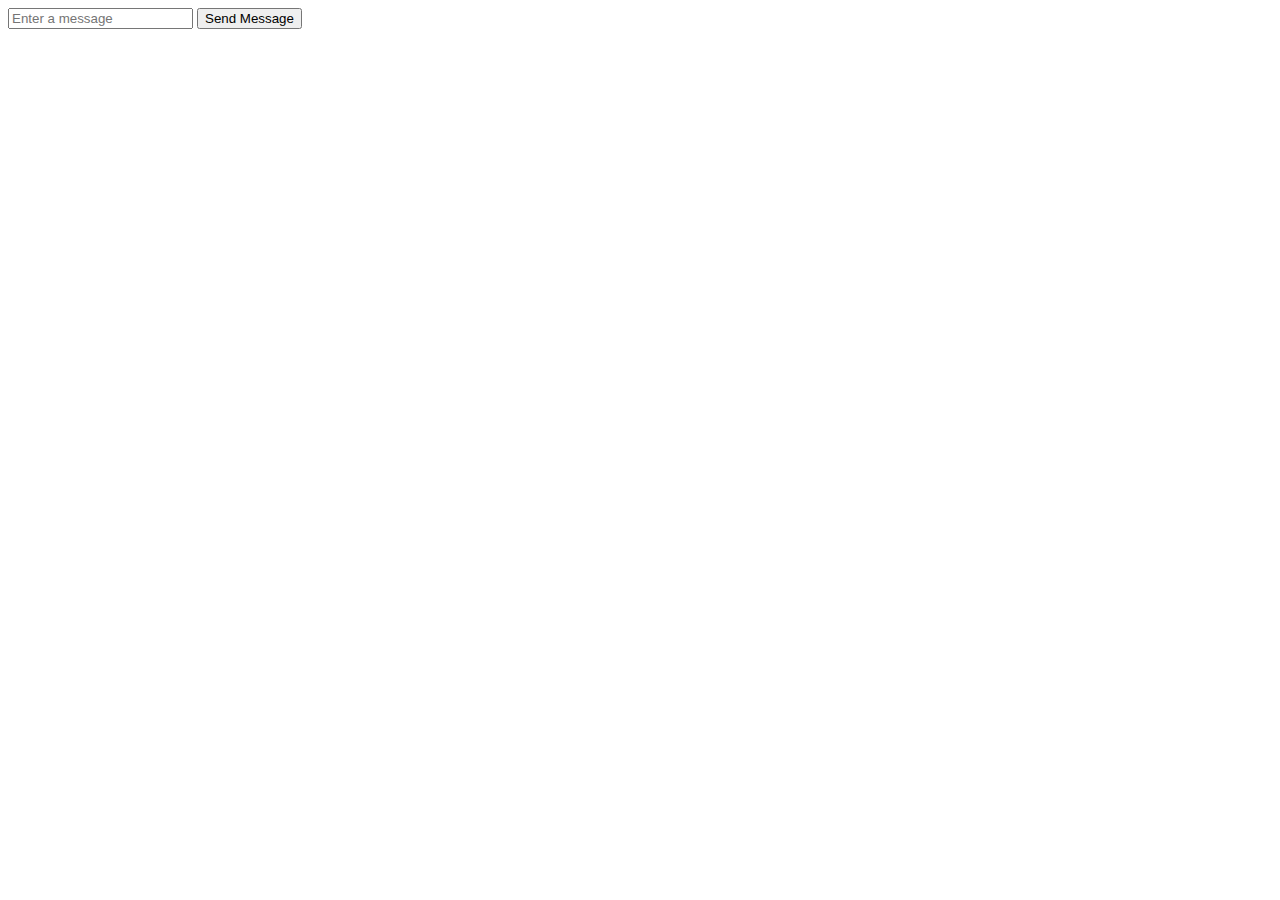
<file: static/templ/artists.html>
<!doctype html>
<html lang="en">
    <head>
        <meta charset="UTF-8" />
        <meta name="viewport" content="width=device-width, initial-scale=1.0" />
        <title>WebSocket Client</title>
    </head>
    <body>
        <input type="text" id="messageInput" placeholder="Enter a message" />
        <button onclick="sendMessage()">Send Message</button>
        <div id="output"></div>

        <script>
            const socket = new WebSocket("ws://localhost:8080/artists/ws");

            socket.onopen = (event) => {
                console.log("WebSocket connection opened");
            };

            socket.onmessage = (event) => {
                const output = document.getElementById("output");
                output.innerHTML += `<p>Received: ${event.data}</p>`;
            };

            function sendMessage() {
                const messageInput = document.getElementById("messageInput");
                const message = messageInput.value;
                socket.send(message);
                messageInput.value = "";
            }
        </script>
    </body>
</html>
</file>
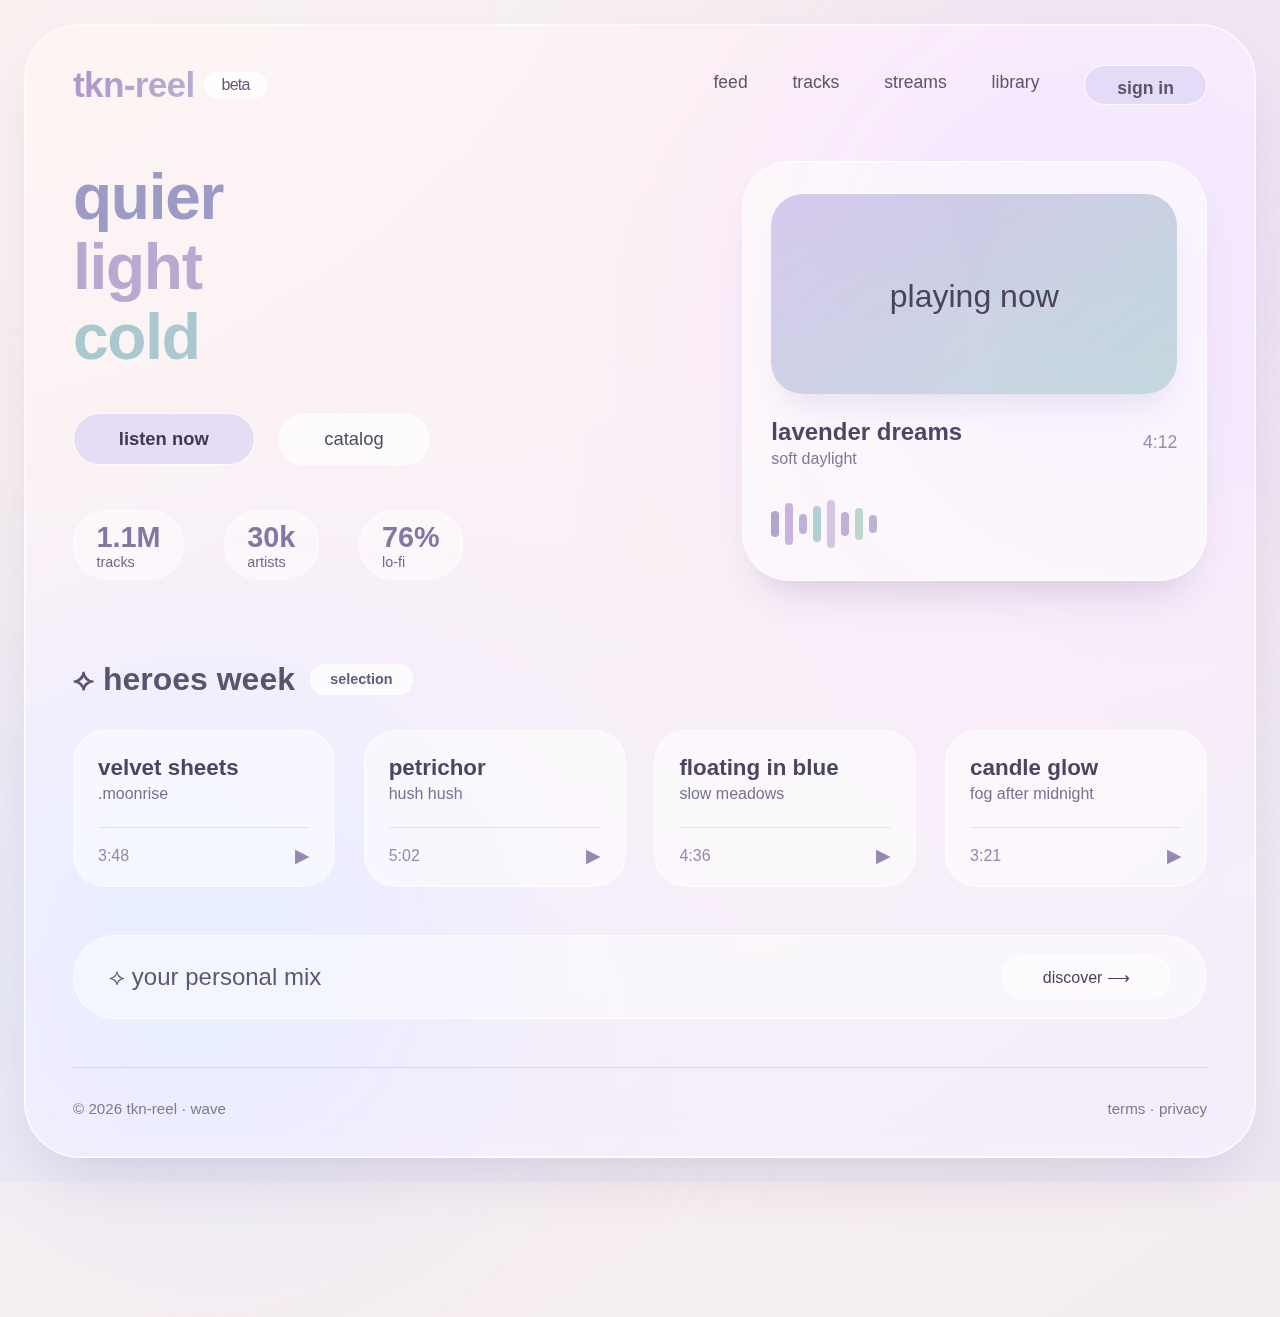
<file: static/templ/home.html>
<!doctype html>
<html lang="en">
    <head>
        <meta charset="UTF-8" />
        <meta name="viewport" content="width=device-width, initial-scale=1.0" />
        <title>tkn-reel · pastel wave</title>
        <style>
            * {
                margin: 0;
                padding: 0;
                box-sizing: border-box;
            }

            body {
                background: linear-gradient(145deg, #f9f1f0 0%, #ece7f2 100%);
                font-family:
                    "Inter",
                    -apple-system,
                    BlinkMacSystemFont,
                    "Segoe UI",
                    Roboto,
                    sans-serif;
                min-height: 100vh;
                display: flex;
                align-items: center;
                justify-content: center;
                padding: 1.5rem;
                color: #3c3a4b;
                position: relative;
                overflow-x: hidden;
            }

            /* мягкие размытые круги */
            body::before {
                content: "";
                position: absolute;
                width: 70vw;
                height: 70vw;
                top: -20vh;
                right: -20vw;
                background: radial-gradient(
                    circle,
                    rgba(209, 196, 255, 0.4) 0%,
                    rgba(255, 226, 236, 0.2) 70%
                );
                border-radius: 50%;
                filter: blur(100px);
                z-index: 0;
            }

            body::after {
                content: "";
                position: absolute;
                width: 60vw;
                height: 60vw;
                bottom: -15vh;
                left: -15vw;
                background: radial-gradient(
                    circle,
                    rgba(189, 224, 254, 0.5) 0%,
                    rgba(240, 219, 255, 0.2) 70%
                );
                border-radius: 50%;
                filter: blur(120px);
                z-index: 0;
            }

            .glass-panel {
                max-width: 1300px;
                width: 100%;
                background: rgba(255, 255, 255, 0.3);
                backdrop-filter: blur(16px) saturate(180%);
                -webkit-backdrop-filter: blur(16px) saturate(180%);
                border-radius: 3.5rem;
                padding: 2.5rem 3rem;
                box-shadow:
                    0 30px 60px -20px rgba(113, 86, 146, 0.2),
                    0 0 0 1px rgba(255, 255, 255, 0.5) inset;
                border: 1px solid rgba(255, 255, 255, 0.7);
                position: relative;
                z-index: 2;
                transition: box-shadow 0.4s ease;
            }

            .glass-panel:hover {
                box-shadow:
                    0 35px 70px -15px rgba(140, 120, 200, 0.3),
                    0 0 0 1px rgba(255, 255, 255, 0.9) inset;
            }

            /* навигация */
            .navbar {
                display: flex;
                justify-content: space-between;
                align-items: center;
                margin-bottom: 3.5rem;
                flex-wrap: wrap;
                gap: 1.5rem;
                animation: fadeInDown 0.8s ease;
            }

            @keyframes fadeInDown {
                from {
                    opacity: 0;
                    transform: translateY(-20px);
                }
                to {
                    opacity: 1;
                    transform: translateY(0);
                }
            }

            .logo {
                font-size: 2.2rem;
                font-weight: 600;
                letter-spacing: -0.02em;
                background: linear-gradient(135deg, #ad93c7, #b5a9d4, #9fc7cf);
                -webkit-background-clip: text;
                background-clip: text;
                color: transparent;
                text-decoration: none;
                display: flex;
                align-items: center;
                gap: 10px;
            }

            .logo span {
                background: rgba(255, 255, 255, 0.7);
                backdrop-filter: blur(4px);
                color: #655a7c;
                font-size: 1rem;
                font-weight: 500;
                padding: 0.2rem 1rem;
                border-radius: 60px;
                border: 1px solid rgba(255, 255, 255, 0.8);
            }

            .nav-links {
                display: flex;
                gap: 2.8rem;
                font-weight: 500;
                align-items: center;
            }

            .nav-links a {
                color: #5b556b;
                text-decoration: none;
                font-size: 1.1rem;
                transition: 0.3s;
                position: relative;
                padding-bottom: 5px;
            }

            .nav-links a::after {
                content: "";
                position: absolute;
                bottom: 0;
                left: 0;
                width: 0;
                height: 2px;
                background: linear-gradient(90deg, #bc9ec9, #aad0d0);
                transition: width 0.3s ease;
            }

            .nav-links a:hover {
                color: #463f5a;
            }

            .nav-links a:hover::after {
                width: 100%;
            }

            /* убрано подчеркивание для sign in */
            .nav-links .btn-primary::after {
                display: none; /* убираем псевдоэлемент с подчеркиванием */
            }

            .nav-links .btn-primary:hover {
                color: #3f3a52; /* сохраняем цвет, но без подчеркивания */
            }

            .btn {
                background: rgba(255, 255, 255, 0.5);
                backdrop-filter: blur(4px);
                border: 1px solid rgba(255, 255, 255, 0.8);
                color: #504b63;
                padding: 0.7rem 2rem;
                border-radius: 50px;
                font-weight: 500;
                font-size: 1rem;
                cursor: default;
                transition: all 0.3s ease;
            }

            .btn-primary {
                background: rgba(220, 210, 245, 0.7);
                border: 1px solid rgba(255, 255, 255, 0.9);
                color: #3f3a52;
                backdrop-filter: blur(4px);
                font-weight: 600;
            }

            .btn:hover {
                background: rgba(255, 255, 255, 0.8);
                transform: scale(1.02);
            }

            /* hero секция */
            .hero {
                display: grid;
                grid-template-columns: 1.2fr 0.9fr;
                align-items: center;
                gap: 3rem;
                margin-bottom: 5rem;
                animation: fadeIn 1s ease 0.2s both;
            }

            @keyframes fadeIn {
                from {
                    opacity: 0;
                }
                to {
                    opacity: 1;
                }
            }

            .hero h1 {
                font-size: 4rem;
                font-weight: 700;
                line-height: 1.1;
                letter-spacing: -0.02em;
                color: #3f3a50;
            }

            .hero h1 .word1 {
                color: #9b9bc6;
            }
            .hero h1 .word2 {
                color: #b9a9d0;
            }
            .hero h1 .word3 {
                color: #aac9cf;
            }

            .hero p {
                font-size: 1.25rem;
                color: #6a637c;
                margin: 1.5rem 0 2.5rem;
                max-width: 90%;
                border-left: 4px solid #cdb5db;
                padding-left: 1.8rem;
                background: rgba(255, 255, 255, 0.3);
                backdrop-filter: blur(2px);
                border-radius: 0 20px 20px 0;
            }

            .hero-buttons {
                display: flex;
                gap: 1.5rem;
                flex-wrap: wrap;
            }

            .hero-buttons .btn {
                padding: 0.9rem 2.8rem;
                font-size: 1.15rem;
            }

            .stats-mini {
                display: flex;
                gap: 2.5rem;
                margin-top: 2.8rem;
            }

            .stat-item {
                display: flex;
                flex-direction: column;
                background: rgba(255, 255, 255, 0.2);
                backdrop-filter: blur(4px);
                padding: 0.6rem 1.4rem;
                border-radius: 40px;
                border: 1px solid rgba(255, 255, 255, 0.6);
                transition: 0.3s;
            }

            .stat-item:hover {
                background: rgba(255, 255, 255, 0.4);
                transform: translateY(-4px);
            }

            .stat-number {
                font-size: 1.8rem;
                font-weight: 700;
                color: #8377a3;
            }
            .stat-label {
                font-size: 0.9rem;
                color: #6e6a84;
            }

            /* плеер-карточка справа */
            .hero-right {
                background: rgba(255, 255, 255, 0.3);
                backdrop-filter: blur(18px);
                border-radius: 3rem;
                padding: 2rem 1.8rem;
                border: 1px solid rgba(255, 255, 255, 0.7);
                box-shadow: 0 25px 40px -20px rgba(120, 100, 140, 0.3);
                transition: transform 0.3s ease;
            }

            .hero-right:hover {
                transform: scale(1.01) translateY(-4px);
            }

            .now-playing {
                display: flex;
                flex-direction: column;
                gap: 1.5rem;
            }

            .cover-placeholder {
                background: linear-gradient(145deg, #d5c7ec, #bdd5db);
                border-radius: 2rem;
                height: 200px;
                display: flex;
                align-items: center;
                justify-content: center;
                color: #4a445b;
                font-weight: 500;
                font-size: 2rem;
                box-shadow: 0 20px 30px -10px rgba(155, 140, 180, 0.2);
                transition: 0.4s;
                position: relative;
                overflow: hidden;
                line-height: 1;
            }

            .cover-placeholder span {
                display: inline-block;
                transform: translateY(2px);
            }

            .cover-placeholder::before {
                content: "";
                position: absolute;
                top: -50%;
                left: -50%;
                width: 200%;
                height: 200%;
                background: conic-gradient(
                    from 0deg,
                    transparent,
                    rgba(255, 255, 255, 0.2),
                    transparent
                );
                animation: rotate 12s linear infinite;
                opacity: 0.6;
            }

            @keyframes rotate {
                from {
                    transform: rotate(0deg);
                }
                to {
                    transform: rotate(360deg);
                }
            }

            .track-info {
                display: flex;
                justify-content: space-between;
                align-items: center;
                width: 100%;
            }

            .track-name {
                font-weight: 600;
                font-size: 1.5rem;
                color: #4e4565;
                line-height: 1.2;
            }

            .artist-name {
                color: #7f7896;
                font-weight: 400;
                font-size: 1rem;
                margin-top: 0.2rem;
            }

            .track-duration {
                color: #9a8cb0;
                font-size: 1.1rem;
                font-weight: 500;
                white-space: nowrap;
                margin-left: 1rem;
            }

            .waveform {
                display: flex;
                align-items: center;
                gap: 6px;
                height: 48px;
                margin-top: 0.5rem;
            }
            .waveform span {
                width: 8px;
                background: #bfb0d6;
                border-radius: 30px;
                flex: 0 0 auto;
                transition:
                    height 0.3s ease,
                    background 0.3s;
                animation: waveAnim 1.4s infinite alternate ease-in-out;
            }

            .waveform span:nth-child(1) {
                height: 26px;
                animation-delay: 0s;
                background: #b3a5cf;
            }
            .waveform span:nth-child(2) {
                height: 42px;
                animation-delay: 0.2s;
                background: #cab4dd;
            }
            .waveform span:nth-child(3) {
                height: 20px;
                animation-delay: 0.4s;
            }
            .waveform span:nth-child(4) {
                height: 36px;
                animation-delay: 0.1s;
                background: #aecfd3;
            }
            .waveform span:nth-child(5) {
                height: 48px;
                animation-delay: 0.3s;
                background: #d4c3e3;
            }
            .waveform span:nth-child(6) {
                height: 24px;
                animation-delay: 0.5s;
            }
            .waveform span:nth-child(7) {
                height: 32px;
                animation-delay: 0.15s;
                background: #bdd6cf;
            }
            .waveform span:nth-child(8) {
                height: 18px;
                animation-delay: 0.25s;
            }

            @keyframes waveAnim {
                0% {
                    transform: scaleY(0.8);
                    opacity: 0.5;
                }
                100% {
                    transform: scaleY(1.4);
                    opacity: 1;
                }
            }

            /* сетка треков - без номеров */
            .section-title {
                font-size: 2rem;
                font-weight: 600;
                margin-bottom: 2rem;
                display: flex;
                align-items: center;
                gap: 15px;
                color: #5b5270;
                animation: slideIn 0.8s ease 0.4s both;
            }

            @keyframes slideIn {
                from {
                    opacity: 0;
                    transform: translateX(-20px);
                }
                to {
                    opacity: 1;
                    transform: translateX(0);
                }
            }

            .section-title span {
                font-size: 0.9rem;
                background: rgba(255, 255, 255, 0.6);
                backdrop-filter: blur(4px);
                padding: 0.4rem 1.2rem;
                border-radius: 40px;
                color: #645d79;
                border: 1px solid rgba(255, 255, 255, 0.6);
            }

            .track-grid {
                display: grid;
                grid-template-columns: repeat(4, 1fr);
                gap: 1.8rem;
                margin-top: 1.5rem;
                margin-bottom: 3rem;
            }

            .track-card {
                background: rgba(255, 255, 255, 0.3);
                backdrop-filter: blur(12px);
                border-radius: 2rem;
                padding: 1.5rem 1.5rem 1.2rem 1.5rem;
                border: 1px solid rgba(255, 255, 255, 0.6);
                transition: all 0.3s cubic-bezier(0.25, 0.46, 0.45, 0.94);
                cursor: default;
                animation: cardFade 0.6s ease both;
                animation-delay: calc(0.1s * var(--i, 1));
                display: flex;
                flex-direction: column;
            }

            .track-card:nth-child(1) {
                --i: 1;
            }
            .track-card:nth-child(2) {
                --i: 2;
            }
            .track-card:nth-child(3) {
                --i: 3;
            }
            .track-card:nth-child(4) {
                --i: 4;
            }

            @keyframes cardFade {
                from {
                    opacity: 0;
                    transform: translateY(20px);
                }
                to {
                    opacity: 1;
                    transform: translateY(0);
                }
            }

            .track-card:hover {
                background: rgba(255, 255, 255, 0.6);
                border-color: rgba(210, 190, 240, 0.9);
                transform: translateY(-8px) scale(1.02);
            }

            /* Единый стиль для всех карточек - без номеров */
            .card-title {
                font-weight: 600;
                font-size: 1.4rem;
                color: #4b4462;
                margin-bottom: 0.2rem;
                line-height: 1.2;
            }

            .card-artist {
                color: #787191;
                font-size: 1rem;
                margin-bottom: 1.5rem;
                font-weight: 400;
            }

            .card-footer {
                display: flex;
                justify-content: space-between;
                align-items: center;
                color: #9689b0;
                margin-top: auto;
                border-top: 1px solid rgba(150, 140, 170, 0.2);
                padding-top: 1rem;
            }

            .card-footer span:first-child {
                font-size: 1rem;
                font-weight: 500;
            }

            .card-footer span:last-child {
                transition: transform 0.2s;
                display: inline-block;
                font-size: 1.2rem;
            }

            .track-card:hover .card-footer span:last-child {
                transform: scale(1.2);
                color: #b19cd9;
            }

            /* нижний баннер */
            .playlist-banner {
                display: flex;
                gap: 2rem;
                flex-wrap: wrap;
                justify-content: space-between;
                align-items: center;
                background: rgba(255, 255, 255, 0.25);
                backdrop-filter: blur(8px);
                padding: 1.2rem 2.2rem;
                border-radius: 100px;
                border: 1px solid rgba(255, 255, 255, 0.7);
                margin: 2.5rem 0 2rem;
                transition: 0.4s;
            }

            .playlist-banner:hover {
                background: rgba(255, 255, 255, 0.4);
                border-color: rgba(200, 180, 230, 0.9);
            }

            .playlist-banner div:first-child {
                font-size: 1.5rem;
                font-weight: 500;
                color: #5e5672;
            }
            .playlist-banner div:last-child {
                background: rgba(255, 255, 255, 0.5);
                padding: 0.7rem 2.5rem;
                border-radius: 60px;
                color: #4b405f;
                transition: 0.3s;
                border: 1px solid white;
            }
            .playlist-banner div:last-child:hover {
                background: white;
                transform: translateX(4px);
            }

            /* футер */
            .footer {
                margin-top: 3rem;
                display: flex;
                justify-content: space-between;
                align-items: center;
                border-top: 1px solid rgba(200, 190, 220, 0.5);
                padding-top: 2rem;
                color: #7f7896;
                font-size: 0.95rem;
                animation: fadeIn 1s ease 0.8s both;
            }

            @media (max-width: 900px) {
                .glass-panel {
                    padding: 2rem;
                }
                .hero {
                    grid-template-columns: 1fr;
                }
                .track-grid {
                    grid-template-columns: repeat(2, 1fr);
                }
                .playlist-banner {
                    flex-direction: column;
                    border-radius: 3rem;
                    text-align: center;
                }
            }
        </style>
    </head>
    <body>
        <div class="glass-panel">
            <!-- navigation -->
            <div class="navbar">
                <div class="logo">tkn‑reel <span>beta</span></div>
                <div class="nav-links">
                    <a href="#">feed</a>
                    <a href="#">tracks</a>
                    <a href="#">streams</a>
                    <a href="#">library</a>
                    <a href="#" class="btn btn-primary">sign in</a>
                    <!-- подчеркивание убрано -->
                </div>
            </div>

            <!-- hero -->
            <div class="hero">
                <div class="hero-left">
                    <h1>
                        <span class="word1">quier</span><br />
                        <span class="word2">light</span><br />
                        <span class="word3">cold</span>
                    </h1>
                    <p></p>
                    <div class="hero-buttons">
                        <a class="btn btn-primary">listen now</a>
                        <a class="btn">catalog</a>
                    </div>

                    <div class="stats-mini">
                        <div class="stat-item">
                            <span class="stat-number">1.1M</span>
                            <span class="stat-label">tracks</span>
                        </div>
                        <div class="stat-item">
                            <span class="stat-number">30k</span>
                            <span class="stat-label">artists</span>
                        </div>
                        <div class="stat-item">
                            <span class="stat-number">76%</span>
                            <span class="stat-label">lo‑fi</span>
                        </div>
                    </div>
                </div>

                <div class="hero-right">
                    <div class="now-playing">
                        <div class="cover-placeholder">
                            <span>playing now</span>
                        </div>
                        <div class="track-info">
                            <div>
                                <div class="track-name">lavender dreams</div>
                                <div class="artist-name">soft daylight</div>
                            </div>
                            <div class="track-duration">4:12</div>
                        </div>
                        <!-- animated waveform -->
                        <div class="waveform">
                            <span></span><span></span><span></span
                            ><span></span> <span></span><span></span
                            ><span></span><span></span>
                        </div>
                    </div>
                </div>
            </div>

            <!-- tracks - все карточки в едином стиле, без номеров -->
            <div class="section-title">
                ⟡ heroes week <span>selection</span>
            </div>

            <div class="track-grid">
                <div class="track-card">
                    <div class="card-title">velvet sheets</div>
                    <div class="card-artist">.moonrise</div>
                    <div class="card-footer">
                        <span>3:48</span>
                        <span>▶</span>
                    </div>
                </div>
                <div class="track-card">
                    <div class="card-title">petrichor</div>
                    <div class="card-artist">hush hush</div>
                    <div class="card-footer">
                        <span>5:02</span>
                        <span>▶</span>
                    </div>
                </div>
                <div class="track-card">
                    <div class="card-title">floating in blue</div>
                    <div class="card-artist">slow meadows</div>
                    <div class="card-footer">
                        <span>4:36</span>
                        <span>▶</span>
                    </div>
                </div>
                <div class="track-card">
                    <div class="card-title">candle glow</div>
                    <div class="card-artist">fog after midnight</div>
                    <div class="card-footer">
                        <span>3:21</span>
                        <span>▶</span>
                    </div>
                </div>
            </div>

            <!-- banner -->
            <div class="playlist-banner">
                <div>⟡ your personal mix</div>
                <div>discover ⟶</div>
            </div>

            <!-- footer -->
            <div class="footer">
                <div>© 2026 tkn‑reel · wave</div>
                <div>terms · privacy</div>
            </div>
        </div>
    </body>
</html>
</file>
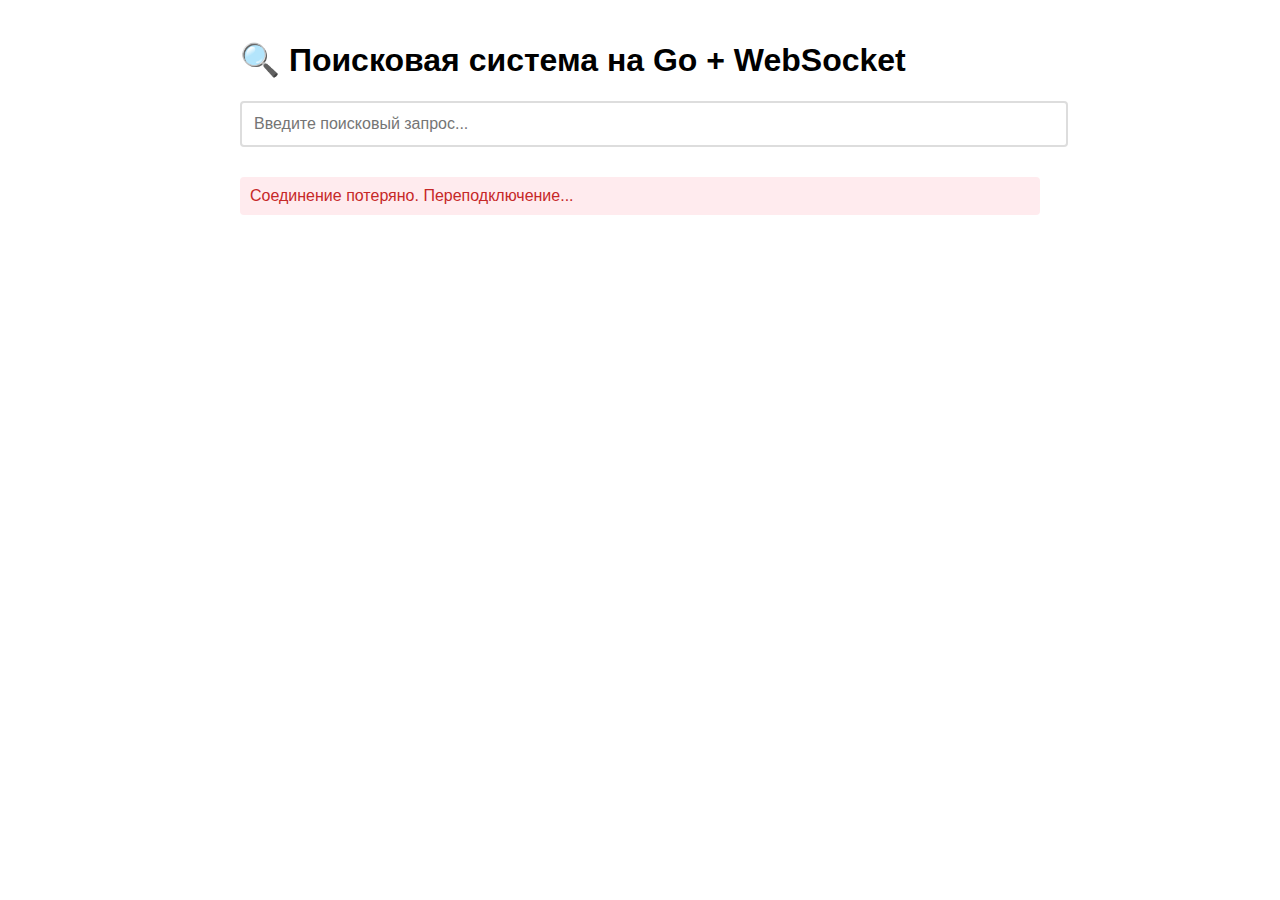
<file: static/templates/artists.html>
<!doctype html>
<html lang="ru">
    <head>
        <meta charset="UTF-8" />
        <meta name="viewport" content="width=device-width, initial-scale=1.0" />
        <title>Поиск на Go с WebSocket</title>
        <style>
            body {
                font-family: Arial, sans-serif;
                max-width: 800px;
                margin: 0 auto;
                padding: 20px;
            }

            .search-container {
                margin-bottom: 30px;
            }

            #searchInput {
                width: 100%;
                padding: 12px;
                font-size: 16px;
                border: 2px solid #ddd;
                border-radius: 4px;
            }

            .results {
                margin-top: 20px;
            }

            .result-item {
                border: 1px solid #eee;
                padding: 15px;
                margin-bottom: 10px;
                border-radius: 4px;
            }

            .result-title {
                font-size: 18px;
                color: #1a0dab;
                margin-bottom: 5px;
            }

            .result-url {
                color: #006621;
                font-size: 14px;
                margin-bottom: 5px;
            }

            .result-snippet {
                color: #545454;
                font-size: 14px;
            }

            .status {
                padding: 10px;
                margin: 10px 0;
                border-radius: 4px;
                display: none;
            }

            .loading {
                background-color: #e3f2fd;
                color: #1565c0;
            }

            .error {
                background-color: #ffebee;
                color: #c62828;
            }
        </style>
    </head>
    <body>
        <h1>🔍 Поисковая система на Go + WebSocket</h1>

        <div class="search-container">
            <input
                type="text"
                id="searchInput"
                placeholder="Введите поисковый запрос..."
                autocomplete="off"
            />
        </div>

        <div id="status" class="status"></div>

        <div id="results" class="results"></div>

        <script>
            class SearchClient {
                constructor() {
                    this.socket = null;
                    this.connect();
                    this.setupEventListeners();
                    this.debounceTimer = null;
                }

                connect() {
                    const protocol =
                        window.location.protocol === "https:" ? "wss:" : "ws:";
                    const wsUrl = `${protocol}//${window.location.host}/ws`;

                    this.socket = new WebSocket(wsUrl);

                    this.socket.onopen = () => {
                        console.log("WebSocket подключен");
                        this.showStatus("Соединение установлено", "loading");
                        setTimeout(() => this.hideStatus(), 2000);
                    };

                    this.socket.onclose = () => {
                        console.log("WebSocket отключен");
                        this.showStatus(
                            "Соединение потеряно. Переподключение...",
                            "error",
                        );

                        // Переподключение через 3 секунды
                        setTimeout(() => this.connect(), 3000);
                    };

                    this.socket.onerror = (error) => {
                        console.error("WebSocket ошибка:", error);
                        this.showStatus("Ошибка соединения", "error");
                    };

                    this.socket.onmessage = (event) => {
                        const data = JSON.parse(event.data);

                        if (data.type === "result") {
                            this.displayResults(data);
                            this.hideStatus();
                        } else if (data.type === "error") {
                            this.showStatus(`Ошибка: ${data.error}`, "error");
                        }
                    };
                }

                setupEventListeners() {
                    const searchInput = document.getElementById("searchInput");

                    searchInput.addEventListener("input", (e) => {
                        const query = e.target.value.trim();

                        // Очищаем предыдущий таймер
                        clearTimeout(this.debounceTimer);

                        // Показываем статус поиска
                        if (query.length > 0) {
                            this.showStatus("Идет поиск...", "loading");
                        } else {
                            this.clearResults();
                            this.hideStatus();
                            return;
                        }

                        // Задержка перед поиском (debounce)
                        this.debounceTimer = setTimeout(() => {
                            this.performSearch(query);
                        }, 300);
                    });
                }

                performSearch(query) {
                    if (
                        !this.socket ||
                        this.socket.readyState !== WebSocket.OPEN
                    ) {
                        this.showStatus("Нет соединения с сервером", "error");
                        return;
                    }

                    const message = {
                        type: "search",
                        query: query,
                    };

                    this.socket.send(JSON.stringify(message));
                }

                displayResults(data) {
                    const resultsContainer = document.getElementById("results");

                    if (!data.results || data.results.length === 0) {
                        resultsContainer.innerHTML = `
                        <div class="result-item">
                            <p>По запросу "${data.query}" ничего не найдено</p>
                        </div>
                    `;
                        return;
                    }

                    let html = `<h3>Результаты для: "${data.query}"</h3>`;

                    data.results.forEach((item) => {
                        html += `
                        <div class="result-item">
                            <div class="result-title">
                                <a href="${item.url}" target="_blank">${item.title}</a>
                            </div>
                            <div class="result-url">${item.url}</div>
                            <div class="result-snippet">${item.snippet}</div>
                        </div>
                    `;
                    });

                    resultsContainer.innerHTML = html;
                }

                clearResults() {
                    document.getElementById("results").innerHTML = "";
                }

                showStatus(message, type) {
                    const statusEl = document.getElementById("status");
                    statusEl.textContent = message;
                    statusEl.className = `status ${type}`;
                    statusEl.style.display = "block";
                }

                hideStatus() {
                    document.getElementById("status").style.display = "none";
                }
            }

            // Инициализация при загрузке страницы
            document.addEventListener("DOMContentLoaded", () => {
                new SearchClient();
            });
        </script>
    </body>
</html>
</file>
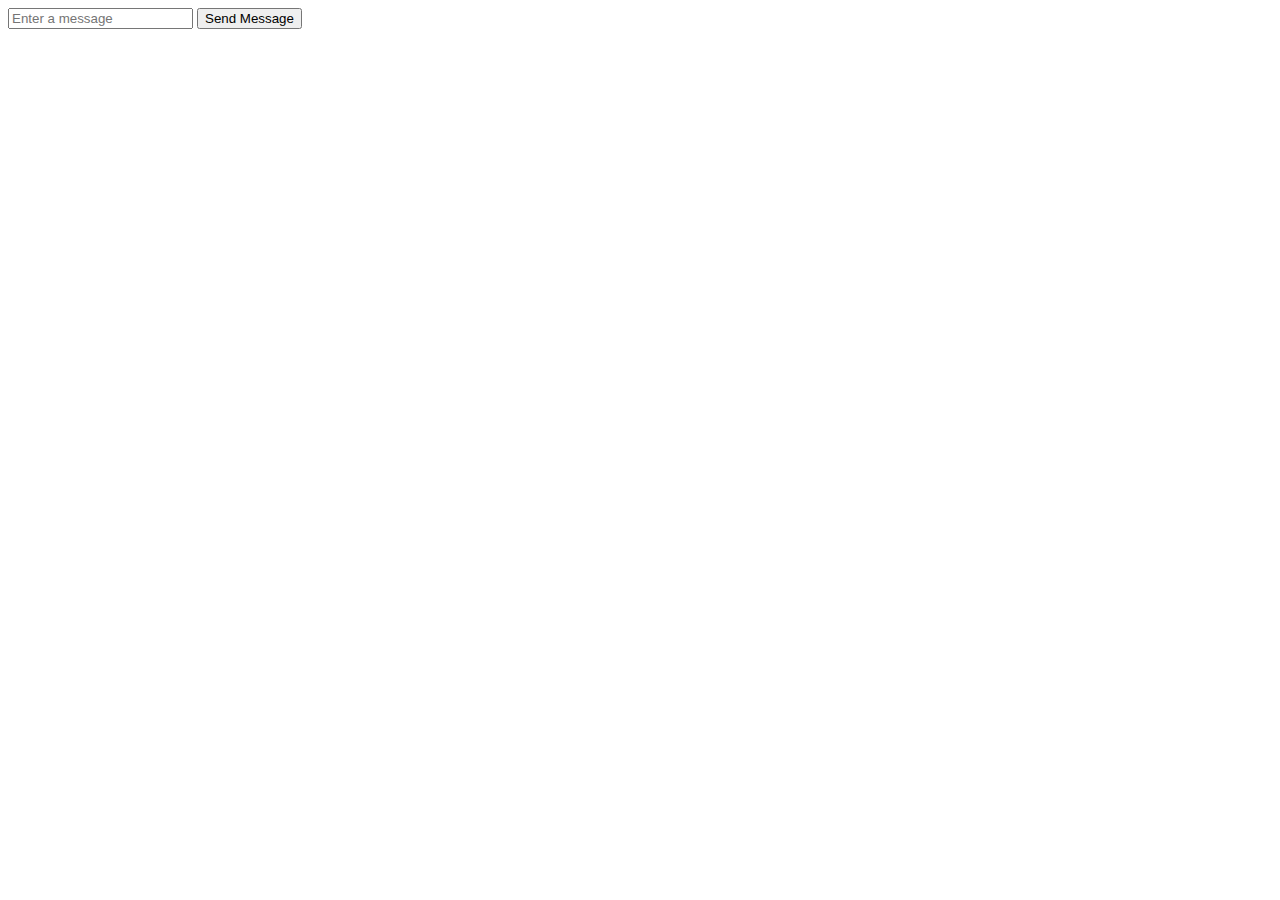
<file: back/static/templ/artists.html>
<!DOCTYPE html>
<html lang="en">
<head>
    <meta charset="UTF-8">
    <meta name="viewport" content="width=device-width, initial-scale=1.0">
    <title>WebSocket Client</title>
</head>
<body>
    <input type="text" id="messageInput" placeholder="Enter a message">
    <button onclick="sendMessage()">Send Message</button>
    <div id="output"></div>

    <script>
        const socket = new WebSocket("ws://localhost:8080/artists/ws");

        socket.onopen = (event) => {
            console.log("WebSocket connection opened");
        };

        socket.onmessage = (event) => {
            const output = document.getElementById("output");
            output.innerHTML += `<p>Received: ${event.data}</p>`;
        };

        function sendMessage() {
            const messageInput = document.getElementById("messageInput");
            const message = messageInput.value;
            socket.send(message);
            messageInput.value = "";
        }
    </script>
</body>
</html>
</file>
<file: front/html/style.css>
* {
    margin: 0;
    padding: 0;
    box-sizing: border-box;
}

body {
    font-family: "Nunito", sans-serif;
    min-height: 100vh;
    display: flex;
    align-items: center;
    justify-content: center;
    padding: 2rem;
    position: relative;
    overflow-x: hidden;
    transition: background 1.5s ease;
}

/* ТОЧЕЧНЫЙ УЗОР НА ФОНЕ */
.pattern-bg {
    position: fixed;
    top: 0;
    left: 0;
    width: 100%;
    height: 100%;
    z-index: 1;
    pointer-events: none;
    overflow: hidden;
}

.dots-small {
    position: absolute;
    width: 100%;
    height: 100%;
    background-image: radial-gradient(
        circle at 15% 30%,
        rgba(255, 255, 255, 0.6) 1px,
        transparent 1px
    );
    background-size: 40px 40px;
    opacity: 0.25;
}

.dots-medium {
    position: absolute;
    width: 100%;
    height: 100%;
    background-image: radial-gradient(
        circle at 70% 45%,
        rgba(255, 255, 255, 0.5) 2px,
        transparent 2px
    );
    background-size: 70px 70px;
    opacity: 0.2;
}

.dots-large {
    position: absolute;
    width: 100%;
    height: 100%;
    background-image: radial-gradient(
        circle at 40% 80%,
        rgba(255, 255, 255, 0.4) 3px,
        transparent 3px
    );
    background-size: 120px 120px;
    opacity: 0.15;
}

.dots-random {
    position: absolute;
    width: 100%;
    height: 100%;
    background-image:
        radial-gradient(
            circle at 20% 15%,
            rgba(255, 255, 255, 0.7) 4px,
            transparent 4px
        ),
        radial-gradient(
            circle at 85% 70%,
            rgba(255, 255, 255, 0.6) 3px,
            transparent 3px
        ),
        radial-gradient(
            circle at 45% 35%,
            rgba(255, 255, 255, 0.8) 5px,
            transparent 5px
        ),
        radial-gradient(
            circle at 10% 90%,
            rgba(255, 255, 255, 0.6) 4px,
            transparent 4px
        ),
        radial-gradient(
            circle at 95% 25%,
            rgba(255, 255, 255, 0.7) 3px,
            transparent 3px
        ),
        radial-gradient(
            circle at 60% 55%,
            rgba(255, 255, 255, 0.8) 5px,
            transparent 5px
        );
    background-size: 200px 200px;
    opacity: 0.3;
}

/* АНИМАЦИИ */
@keyframes float-slow {
    0% {
        transform: translateY(0px) rotate(0deg);
    }
    50% {
        transform: translateY(-6px) rotate(-0.3deg);
    }
    100% {
        transform: translateY(0px) rotate(0deg);
    }
}

/* Контейнер-карточка плеера */
.player-card {
    max-width: 650px;
    width: 100%;
    background: transparent;
    border-radius: 60px;
    padding: 0;
    position: relative;
    z-index: 30;
    box-shadow: none;
    margin: 0 auto;
}

.header {
    display: flex;
    justify-content: space-between;
    align-items: center;
    margin-bottom: 1.5rem;
    padding: 0 1rem;
}

.header h1 {
    font-size: 2.2rem;
    font-weight: 800;
    color: white;
    text-shadow: 0 2px 10px rgba(0, 0, 0, 0.2);
    letter-spacing: -0.02em;
    animation: float-slow 4s ease-in-out infinite;
}

.profile-icon {
    width: 56px;
    height: 56px;
    background: rgba(255, 255, 255, 0.3);
    backdrop-filter: blur(8px);
    border-radius: 30px;
    display: flex;
    align-items: center;
    justify-content: center;
    font-size: 1.6rem;
    color: white;
    border: 1px solid rgba(255, 255, 255, 0.5);
    transition: all 0.2s ease;
    cursor: pointer;
}

.profile-icon:hover {
    transform: scale(1.1) rotate(5deg);
    background: rgba(255, 255, 255, 0.4);
}

.profile-icon:active {
    transform: scale(0.95);
}

.now-playing {
    background: rgba(255, 255, 255, 0.2);
    backdrop-filter: blur(15px);
    -webkit-backdrop-filter: blur(15px);
    border-radius: 48px;
    padding: 2rem 1.8rem;
    margin-bottom: 1.5rem;
    border: 1px solid rgba(255, 255, 255, 0.3);
}

.track-label {
    font-size: 0.9rem;
    text-transform: uppercase;
    letter-spacing: 1.5px;
    color: rgba(255, 255, 255, 0.9);
    font-weight: 600;
    margin-bottom: 0.5rem;
}

.track-title {
    font-size: 2.4rem;
    font-weight: 700;
    line-height: 1.2;
    color: white;
    margin-bottom: 0.4rem;
    text-shadow: 0 2px 8px rgba(0, 0, 0, 0.2);
}

.artist-name {
    font-size: 1.1rem;
    color: rgba(255, 255, 255, 0.9);
    font-weight: 500;
    margin-bottom: 1.5rem;
}

.progress-area {
    display: flex;
    align-items: center;
    gap: 1rem;
    margin-bottom: 1rem;
}

.progress-bar-bg {
    flex: 1;
    height: 6px;
    background: rgba(255, 255, 255, 0.2);
    border-radius: 20px;
    overflow: hidden;
    cursor: pointer;
    transition: height 0.2s;
}

.progress-bar-bg:hover {
    height: 10px;
}

.progress-fill {
    width: 0%;
    height: 100%;
    background: white;
    border-radius: 20px;
    transition: width 0.1s linear;
}

.time {
    font-size: 0.9rem;
    font-weight: 500;
    color: white;
    min-width: 50px;
}

.volume-control {
    display: flex;
    align-items: center;
    gap: 1rem;
    margin-bottom: 1rem;
    color: white;
}

.volume-control i {
    cursor: pointer;
    font-size: 1.2rem;
    width: 24px;
}

.volume-control input {
    flex: 1;
    height: 4px;
    -webkit-appearance: none;
    background: rgba(255, 255, 255, 0.2);
    border-radius: 10px;
    outline: none;
}

.volume-control input::-webkit-slider-thumb {
    -webkit-appearance: none;
    width: 12px;
    height: 12px;
    background: white;
    border-radius: 50%;
    cursor: pointer;
}

.controls {
    display: flex;
    align-items: center;
    justify-content: center;
    gap: 1.8rem;
    margin-top: 1.2rem;
}

.control-btn {
    background: rgba(255, 255, 255, 0.3);
    backdrop-filter: blur(8px);
    border: none;
    width: 60px;
    height: 60px;
    border-radius: 40px;
    font-size: 1.6rem;
    color: white;
    cursor: pointer;
    transition: all 0.2s cubic-bezier(0.175, 0.885, 0.32, 1.275);
    display: flex;
    align-items: center;
    justify-content: center;
    border: 1px solid rgba(255, 255, 255, 0.3);
}

.control-btn:hover {
    transform: scale(1.1);
    background: rgba(255, 255, 255, 0.4);
    color: white;
}

.control-btn:active {
    transform: scale(0.9);
}

.play-btn {
    width: 80px;
    height: 80px;
    background: rgba(255, 255, 255, 0.4);
    backdrop-filter: blur(8px);
    color: white;
    font-size: 2.5rem;
}

.play-btn:hover {
    background: rgba(255, 255, 255, 0.5);
}

.playlist {
    margin: 1.5rem 0 0.8rem;
    min-height: 200px;
}

.playlist-loading {
    display: flex;
    flex-direction: column;
    align-items: center;
    justify-content: center;
    padding: 2rem;
    background: rgba(255, 255, 255, 0.1);
    backdrop-filter: blur(10px);
    border-radius: 36px;
    color: white;
    gap: 1rem;
}

.loading-spinner {
    width: 40px;
    height: 40px;
    border: 3px solid rgba(255, 255, 255, 0.3);
    border-radius: 50%;
    border-top-color: white;
    animation: spin 1s ease-in-out infinite;
}

@keyframes spin {
    to {
        transform: rotate(360deg);
    }
}

.playlist-item {
    display: flex;
    align-items: center;
    padding: 1.1rem 1.2rem;
    border-radius: 36px;
    background: rgba(255, 255, 255, 0.15);
    backdrop-filter: blur(10px);
    margin-bottom: 0.9rem;
    border: 1px solid rgba(255, 255, 255, 0.2);
    transition: all 0.2s ease;
    cursor: pointer;
}

.playlist-item:hover {
    background: rgba(255, 255, 255, 0.25);
    transform: translateX(8px);
    border-color: rgba(255, 255, 255, 0.4);
}

.playlist-item:active {
    transform: scale(0.98);
}

.playlist-item.active {
    background: rgba(255, 255, 255, 0.3);
    border-color: rgba(255, 255, 255, 0.6);
}

.item-cover {
    width: 60px;
    height: 60px;
    border-radius: 24px;
    background: rgba(255, 255, 255, 0.3);
    backdrop-filter: blur(4px);
    margin-right: 1.2rem;
    display: flex;
    align-items: center;
    justify-content: center;
    font-size: 1.6rem;
    color: white;
    transition: transform 0.2s;
    border: 1px solid rgba(255, 255, 255, 0.3);
}

.playlist-item:hover .item-cover {
    transform: rotate(5deg) scale(1.05);
}

.item-info {
    flex: 1;
}

.item-title {
    font-weight: 700;
    font-size: 1.2rem;
    color: white;
    text-shadow: 0 1px 3px rgba(0, 0, 0, 0.2);
    margin-bottom: 0.3rem;
}

.item-sub {
    font-size: 0.9rem;
    color: rgba(255, 255, 255, 0.9);
}

.duration {
    font-size: 1rem;
    font-weight: 500;
    color: white;
    margin-right: 0.8rem;
}

.play-icon {
    color: white;
    font-size: 1.1rem;
    opacity: 0.7;
    transition: transform 0.2s;
}

.playlist-item:hover .play-icon {
    opacity: 1;
    transform: scale(1.2);
}

.footer-stats {
    display: flex;
    justify-content: space-between;
    color: white;
    font-size: 1rem;
    padding: 1rem 0.8rem 0.3rem;
    border-top: 1px solid rgba(255, 255, 255, 0.2);
    margin-top: 0.8rem;
    background: rgba(255, 255, 255, 0.1);
    backdrop-filter: blur(4px);
    border-radius: 24px;
}

/* Индикатор статуса запроса */
.request-status {
    display: flex;
    align-items: center;
    gap: 0.5rem;
    margin-top: 0.8rem;
    padding: 0.5rem 1rem;
    background: rgba(255, 255, 255, 0.15);
    backdrop-filter: blur(4px);
    border-radius: 40px;
    font-size: 0.85rem;
    color: white;
    border: 1px solid rgba(255, 255, 255, 0.3);
}

.status-dot {
    width: 10px;
    height: 10px;
    border-radius: 50%;
    transition: all 0.3s ease;
}

.status-dot.connected {
    background: #4caf50;
    box-shadow: 0 0 8px #4caf50;
    animation: pulse 1.5s infinite;
}

.status-dot.connecting {
    background: #ffa500;
    box-shadow: 0 0 8px #ffa500;
}

.status-dot.error {
    background: #f44336;
    box-shadow: 0 0 8px #f44336;
}

.status-dot.sending {
    background: #2196f3;
    box-shadow: 0 0 8px #2196f3;
}

@keyframes pulse {
    0% {
        opacity: 1;
        transform: scale(1);
    }
    50% {
        opacity: 0.5;
        transform: scale(1.2);
    }
    100% {
        opacity: 1;
        transform: scale(1);
    }
}

.loading {
    display: inline-block;
    width: 24px;
    height: 24px;
    border: 2px solid rgba(255, 255, 255, 0.3);
    border-radius: 50%;
    border-top-color: white;
    animation: spin 1s ease-in-out infinite;
    margin-left: 10px;
}

.error-message {
    color: #ff6b6b;
    text-align: center;
    padding: 1rem;
    background: rgba(255, 255, 255, 0.1);
    border-radius: 36px;
    backdrop-filter: blur(10px);
}

/* Медиа-запросы */
@media (max-width: 700px) {
    .player-card {
        max-width: 95%;
    }

    .track-title {
        font-size: 1.8rem;
    }

    .controls {
        gap: 1rem;
    }

    .control-btn {
        width: 50px;
        height: 50px;
        font-size: 1.4rem;
    }

    .play-btn {
        width: 70px;
        height: 70px;
        font-size: 2rem;
    }
}
</file>
